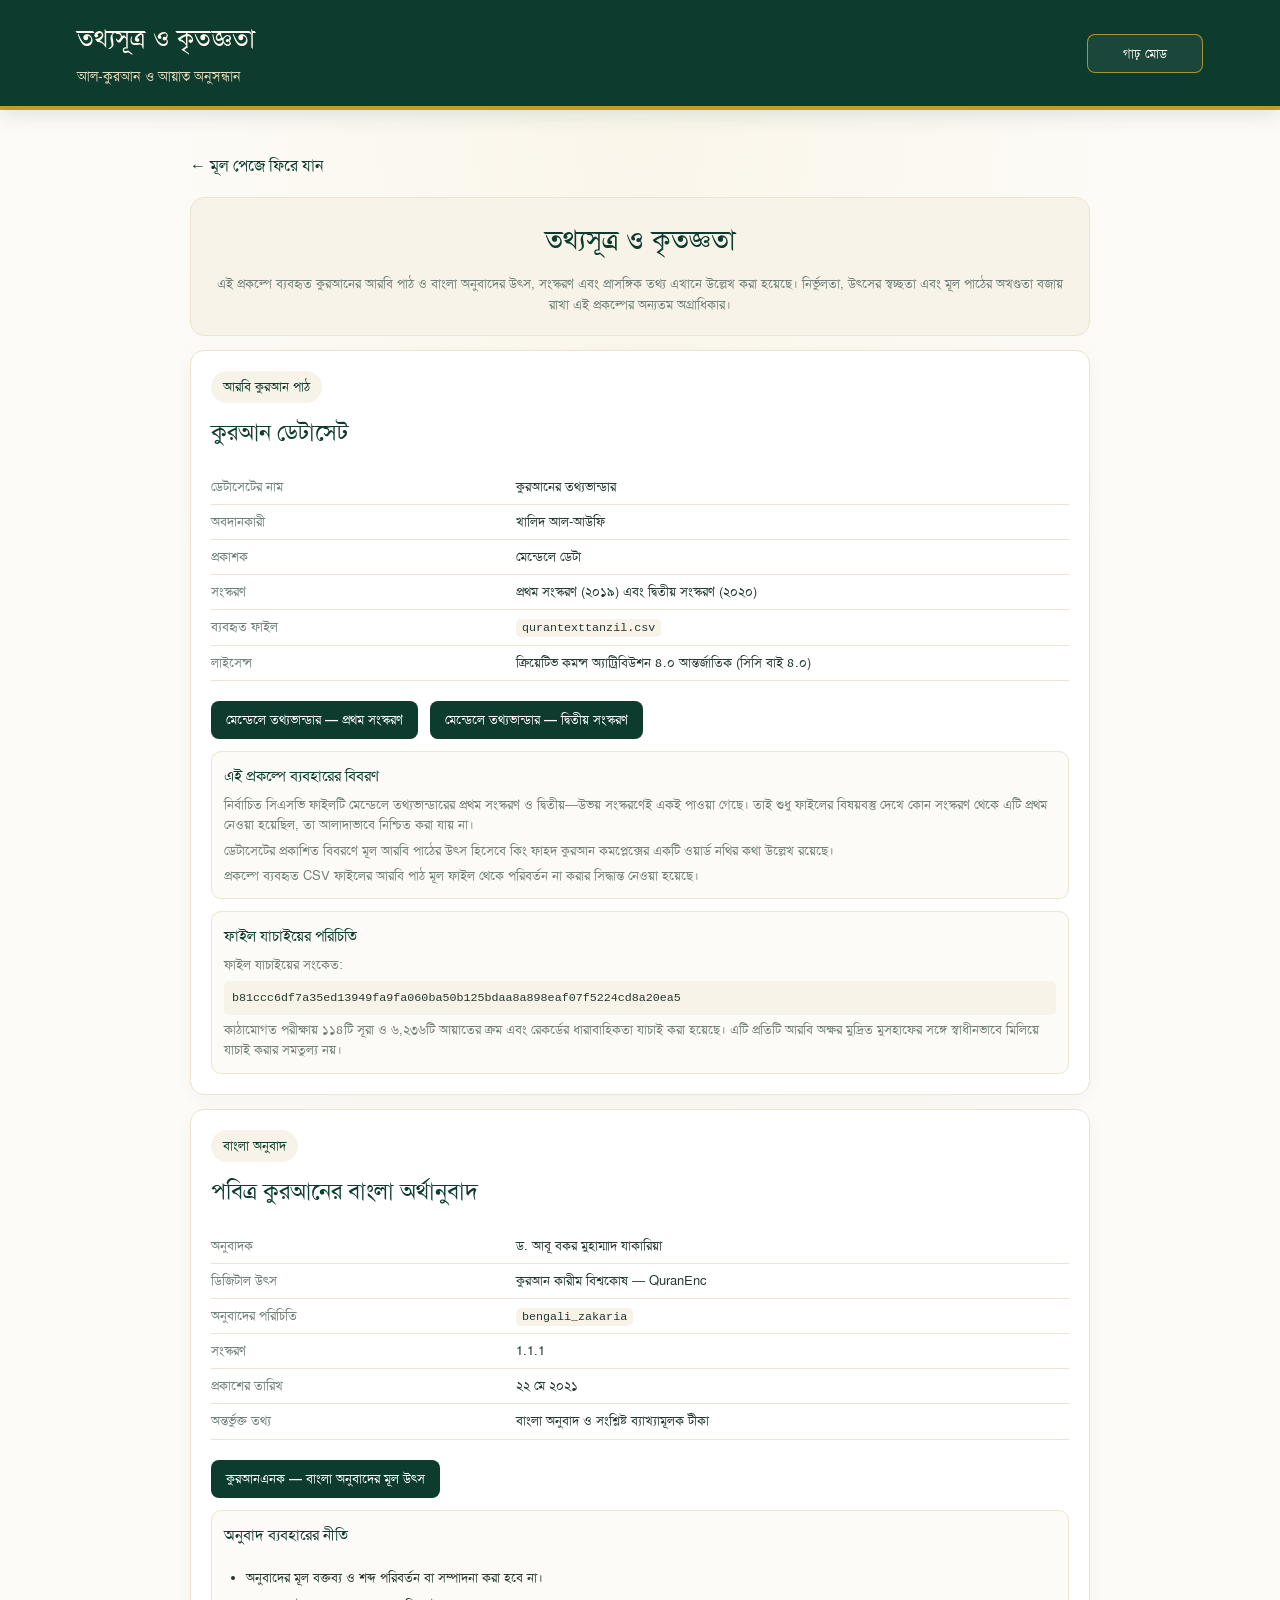
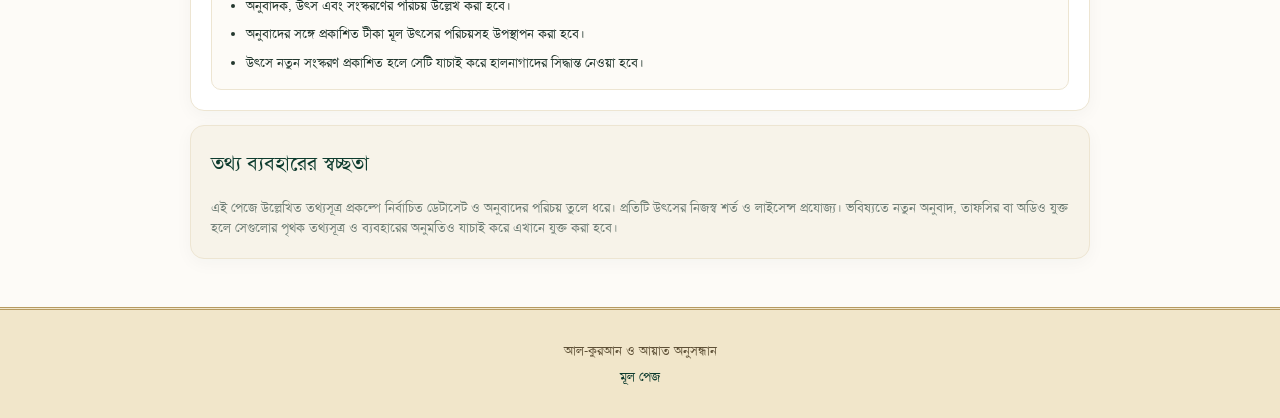
<file: docs/sources.html>
<!DOCTYPE html>
<html lang="bn">
<head>
  <meta charset="UTF-8">
  <meta name="viewport" content="width=device-width, initial-scale=1.0">
  <meta name="theme-color" content="#075c46">
  <meta name="description" content="আল-কুরআন ও আয়াত অনুসন্ধান প্রকল্পে ব্যবহৃত কুরআনের আরবি পাঠ ও বাংলা অনুবাদের তথ্যসূত্র।">
  <title>তথ্যসূত্র ও কৃতজ্ঞতা | আল-কুরআন ও আয়াত অনুসন্ধান</title>
  <link rel="stylesheet" href="css/style.css">
  <link rel="stylesheet" href="css/sources.css">
</head>
<body>
  <div id="app">
    <header class="app-header">
      <div class="brand">
        <h1>তথ্যসূত্র ও কৃতজ্ঞতা</h1>
        <p>আল-কুরআন ও আয়াত অনুসন্ধান</p>
      </div>
      <button id="themeToggle" type="button" aria-label="থিম পরিবর্তন">
        গাঢ় মোড
      </button>
    </header>

    <main id="mainContent" class="sources-content">
      <nav class="sources-navigation" aria-label="প্রধান নেভিগেশন">
        <a href="index.html">← মূল পেজে ফিরে যান</a>
      </nav>

      <section class="sources-intro">
        <h2>তথ্যসূত্র ও কৃতজ্ঞতা</h2>
        <p>
          এই প্রকল্পে ব্যবহৃত কুরআনের আরবি পাঠ ও বাংলা অনুবাদের
          উৎস, সংস্করণ এবং প্রাসঙ্গিক তথ্য এখানে উল্লেখ করা হয়েছে।
          নির্ভুলতা, উৎসের স্বচ্ছতা এবং মূল পাঠের অখণ্ডতা বজায় রাখা
          এই প্রকল্পের অন্যতম অগ্রাধিকার।
        </p>
      </section>

      <section class="source-card">
        <span class="source-category">আরবি কুরআন পাঠ</span>
        <h2>কুরআন ডেটাসেট</h2>
        <dl class="source-details">
          <div>
            <dt>ডেটাসেটের নাম</dt>
            <dd>কুরআনের তথ্যভান্ডার</dd>
          </div>
          <div>
            <dt>অবদানকারী</dt>
            <dd>খালিদ আল-আউফি</dd>
          </div>
          <div>
            <dt>প্রকাশক</dt>
            <dd>মেন্ডেলে ডেটা</dd>
          </div>
          <div>
            <dt>সংস্করণ</dt>
            <dd>প্রথম সংস্করণ (২০১৯) এবং দ্বিতীয় সংস্করণ (২০২০)</dd>
          </div>
          <div>
            <dt>ব্যবহৃত ফাইল</dt>
            <dd><code>qurantexttanzil.csv</code></dd>
          </div>
          <div>
            <dt>লাইসেন্স</dt>
            <dd>ক্রিয়েটিভ কমন্স অ্যাট্রিবিউশন ৪.০ আন্তর্জাতিক (সিসি বাই ৪.০)</dd>
          </div>
        </dl>

        <div class="source-links">
          <a href="https://doi.org/10.17632/sg5j65kgdf.1" target="_blank" rel="noopener noreferrer">
            মেন্ডেলে তথ্যভান্ডার — প্রথম সংস্করণ
          </a>
          <a href="https://doi.org/10.17632/sg5j65kgdf.2" target="_blank" rel="noopener noreferrer">
            মেন্ডেলে তথ্যভান্ডার — দ্বিতীয় সংস্করণ
          </a>
        </div>

        <div class="source-note">
          <h3>এই প্রকল্পে ব্যবহারের বিবরণ</h3>
          <p>
            নির্বাচিত সিএসভি ফাইলটি মেন্ডেলে তথ্যভান্ডারের প্রথম সংস্করণ ও
            দ্বিতীয়—উভয় সংস্করণেই একই পাওয়া গেছে। তাই শুধু ফাইলের
            বিষয়বস্তু দেখে কোন সংস্করণ থেকে এটি প্রথম নেওয়া হয়েছিল,
            তা আলাদাভাবে নিশ্চিত করা যায় না।
          </p>
          <p>
            ডেটাসেটের প্রকাশিত বিবরণে মূল আরবি পাঠের উৎস হিসেবে
            কিং ফাহদ কুরআন কমপ্লেক্সের একটি ওয়ার্ড নথির কথা
            উল্লেখ রয়েছে।
          </p>
          <p>
            প্রকল্পে ব্যবহৃত CSV ফাইলের আরবি পাঠ মূল ফাইল থেকে
            পরিবর্তন না করার সিদ্ধান্ত নেওয়া হয়েছে।
          </p>
        </div>

        <div class="integrity-note">
          <h3>ফাইল যাচাইয়ের পরিচিতি</h3>
          <p>ফাইল যাচাইয়ের সংকেত:</p>
          <code class="hash-value">b81ccc6df7a35ed13949fa9fa060ba50b125bdaa8a898eaf07f5224cd8a20ea5</code>
          <p>
            কাঠামোগত পরীক্ষায় ১১৪টি সূরা ও ৬,২৩৬টি আয়াতের
            ক্রম এবং রেকর্ডের ধারাবাহিকতা যাচাই করা হয়েছে।
            এটি প্রতিটি আরবি অক্ষর মুদ্রিত মুসহাফের সঙ্গে
            স্বাধীনভাবে মিলিয়ে যাচাই করার সমতুল্য নয়।
          </p>
        </div>
      </section>

      <section class="source-card">
        <span class="source-category">বাংলা অনুবাদ</span>
        <h2>পবিত্র কুরআনের বাংলা অর্থানুবাদ</h2>
        <dl class="source-details">
          <div>
            <dt>অনুবাদক</dt>
            <dd>ড. আবূ বকর মুহাম্মাদ যাকারিয়া</dd>
          </div>
          <div>
            <dt>ডিজিটাল উৎস</dt>
            <dd>কুরআন কারীম বিশ্বকোষ — QuranEnc</dd>
          </div>
          <div>
            <dt>অনুবাদের পরিচিতি</dt>
            <dd><code>bengali_zakaria</code></dd>
          </div>
          <div>
            <dt>সংস্করণ</dt>
            <dd>1.1.1</dd>
          </div>
          <div>
            <dt>প্রকাশের তারিখ</dt>
            <dd>২২ মে ২০২১</dd>
          </div>
          <div>
            <dt>অন্তর্ভুক্ত তথ্য</dt>
            <dd>বাংলা অনুবাদ ও সংশ্লিষ্ট ব্যাখ্যামূলক টীকা</dd>
          </div>
        </dl>

        <div class="source-links">
          <a href="https://quranenc.com/en/browse/bengali_zakaria" target="_blank" rel="noopener noreferrer">
            কুরআনএনক — বাংলা অনুবাদের মূল উৎস
          </a>
        </div>

        <div class="source-note">
          <h3>অনুবাদ ব্যবহারের নীতি</h3>
          <ul>
            <li>অনুবাদের মূল বক্তব্য ও শব্দ পরিবর্তন বা সম্পাদনা করা হবে না।</li>
            <li>অনুবাদক, উৎস এবং সংস্করণের পরিচয় উল্লেখ করা হবে।</li>
            <li>অনুবাদের সঙ্গে প্রকাশিত টীকা মূল উৎসের পরিচয়সহ উপস্থাপন করা হবে।</li>
            <li>উৎসে নতুন সংস্করণ প্রকাশিত হলে সেটি যাচাই করে হালনাগাদের সিদ্ধান্ত নেওয়া হবে।</li>
          </ul>
        </div>
      </section>

      <section class="sources-disclaimer">
        <h2>তথ্য ব্যবহারের স্বচ্ছতা</h2>
        <p>
          এই পেজে উল্লেখিত তথ্যসূত্র প্রকল্পে নির্বাচিত ডেটাসেট ও
          অনুবাদের পরিচয় তুলে ধরে। প্রতিটি উৎসের নিজস্ব শর্ত ও
          লাইসেন্স প্রযোজ্য। ভবিষ্যতে নতুন অনুবাদ, তাফসির বা
          অডিও যুক্ত হলে সেগুলোর পৃথক তথ্যসূত্র ও ব্যবহারের
          অনুমতিও যাচাই করে এখানে যুক্ত করা হবে।
        </p>
      </section>
    </main>

    <footer class="app-footer">
      <p>আল-কুরআন ও আয়াত অনুসন্ধান</p>
      <p><a href="index.html">মূল পেজ</a></p>
    </footer>
  </div>

  <script src="js/app.js"></script>
</body>
</html>
</file>
<file: docs/css/style.css>
@font-face {
  font-family: "SolaimanLipi";
  src: url("../fonts/SolaimanLipi.ttf") format("truetype");
  font-style: normal;
  font-weight: 100 900;
  font-display: swap;
}

:root {
  color-scheme: light;
  --primary: #075c46;
  --primary-light: #e8f4ef;
  --background: #f5f8f6;
  --surface: #ffffff;
  --text: #18352c;
  --muted: #687b73;
  --border: #dce8e1;
  --gold: #c49a3a;
}

* {
  box-sizing: border-box;
}

body {
  margin: 0;
  font-family: "SolaimanLipi", sans-serif;
  background: var(--background);
  color: var(--text);
  line-height: 1.7;
}

button {
  font: inherit;
  cursor: pointer;
}

.app-header {
  min-height: 110px;
  padding: 20px 6%;
  display: flex;
  align-items: center;
  justify-content: space-between;
  gap: 20px;
  background: var(--primary);
  color: #ffffff;
  border-bottom: 3px solid var(--gold);
}

.brand h1 {
  margin: 0;
  font-size: 25px;
  font-weight: 700;
}

.brand p {
  margin: 4px 0 0;
  font-size: 14px;
  color: #e2eee9;
}

#themeToggle {
  padding: 9px 18px;
  border: 1px solid rgba(255, 255, 255, 0.55);
  border-radius: 9px;
  background: transparent;
  color: #ffffff;
}

#themeToggle:hover {
  background: rgba(255, 255, 255, 0.12);
}

#mainContent {
  width: min(1100px, 90%);
  margin: 35px auto;
}

.welcome-section,
#quranSection {
  padding: 28px;
  margin-bottom: 22px;
  background: var(--surface);
  border: 1px solid var(--border);
  border-radius: 14px;
  box-shadow: 0 4px 18px rgba(20, 60, 45, 0.04);
}

.welcome-section {
  text-align: center;
  background: var(--primary-light);
}

.welcome-section h2 {
  margin: 0 0 8px;
  color: var(--primary);
  font-size: 30px;
}

.welcome-section p,
#quranSection p {
  margin-bottom: 0;
  color: var(--muted);
}

#quranSection h2 {
  margin-top: 0;
  color: var(--primary);
}

.app-footer {
  padding: 20px;
  text-align: center;
  color: var(--muted);
  font-size: 13px;
}

body.dark-theme {
  color-scheme: dark;
  --primary: #101d18;
  --primary-light: #172720;
  --background: #0c110e;
  --surface: #151d18;
  --text: #edf5ef;
  --muted: #a8b9ae;
  --border: #2c3b32;
  --gold: #d2ad58;
}

body.dark-theme .welcome-section h2,
body.dark-theme #quranSection h2 {
  color: #e5c36c;
}

@media (max-width: 600px) {
  .app-header {
    padding: 18px 5%;
    align-items: flex-start;
    flex-direction: column;
  }

  .brand h1 {
    font-size: 21px;
  }

  #mainContent {
    width: 92%;
    margin: 22px auto;
  }

  .welcome-section,
  #quranSection {
    padding: 20px;
  }
}


/* Quran surah browser and reader */
.section-heading,
.reader-toolbar,
.surah-navigation {
  display: flex;
  align-items: center;
  justify-content: space-between;
  gap: 14px;
}

.section-heading {
  margin-bottom: 20px;
}

.section-heading h2 {
  margin: 0;
}

.section-heading p {
  margin: 4px 0 0;
}

.count-badge,
.surah-number,
.ayah-number {
  display: inline-flex;
  align-items: center;
  justify-content: center;
  border-radius: 9px;
  background: var(--primary-light);
  color: var(--primary);
  font-weight: 700;
}

.count-badge {
  padding: 6px 12px;
  white-space: nowrap;
  font-size: 13px;
  font-family: inherit;
  border: 0;
  cursor: pointer;
}

.count-badge[aria-pressed="true"] {
  outline: 2px solid currentColor;
  outline-offset: 2px;
}

.search-label {
  display: block;
  margin-bottom: 7px;
  font-size: 14px;
  font-weight: 600;
}

.surah-search {
  width: 100%;
  min-height: 48px;
  padding: 10px 14px;
  border: 1px solid var(--border);
  border-radius: 10px;
  background: var(--background);
  color: var(--text);
  font: inherit;
  outline-offset: 3px;
}

.surah-search:focus {
  border-color: var(--primary);
  outline: 2px solid var(--primary-light);
}

.surah-grid {
  display: grid;
  grid-template-columns: repeat(3, minmax(0, 1fr));
  gap: 12px;
  margin-top: 22px;
}

.surah-card {
  display: flex;
  align-items: center;
  gap: 12px;
  width: 100%;
  min-width: 0;
  padding: 13px;
  border: 1px solid var(--border);
  border-radius: 11px;
  background: var(--surface);
  color: var(--text);
  text-align: left;
  transition: border-color 0.18s ease, background 0.18s ease, transform 0.18s ease;
}

.surah-card:hover {
  border-color: var(--primary);
  background: var(--primary-light);
  transform: translateY(-2px);
}

.surah-number {
  flex: 0 0 38px;
  width: 38px;
  height: 38px;
  font-size: 14px;
}

.surah-card-details {
  display: flex;
  flex-direction: column;
  min-width: 0;
  gap: 2px;
}

.surah-card-name {
  overflow-wrap: anywhere;
  font-size: 15px;
}

.surah-card-details small {
  color: var(--muted);
  font-size: 12px;
}

.reader-toolbar {
  flex-wrap: wrap;
  margin-bottom: 12px;
}

.reader-toolbar-left {
  display: flex;
  align-items: center;
  flex-wrap: wrap;
  gap: 8px;
}

.surah-navigation {
  flex-wrap: wrap;
}

.secondary-button {
  padding: 8px 12px;
  border: 1px solid var(--border);
  border-radius: 9px;
  background: var(--surface);
  color: var(--text);
  font-size: 13px;
}

.secondary-button:hover:not(:disabled) {
  border-color: var(--primary);
  background: var(--primary-light);
}

.secondary-button:disabled {
  cursor: not-allowed;
  opacity: 0.4;
}

.surah-header {
  margin-bottom: 10px;
  padding: 10px 10px;
  border: 1px solid var(--border);
  border-radius: 12px;
  background: var(--primary-light);
  text-align: center;
}

.surah-header h2 {
  margin: 0;
  color: var(--primary);
  font-size: 25px;
}

.surah-header p {
  margin: 5px 0 0;
  color: var(--muted);
}

.surah-header .surah-bismillah {
  margin-top: 6px;
  color: var(--text);
  font-family: "Noto Naskh Arabic", "Amiri", serif;
  font-size: 25px;
  line-height: 1.5;
  direction: rtl;
}

.ayah-list {
  display: grid;
  gap: 6px;
}

.ayah-card {
  padding: 8px;
  border: 1px solid var(--border);
  border-radius: 8px;
  background: var(--surface);
}

.ayah-top {
  display: flex;
  justify-content: flex-start;
  margin-bottom: 4px;
}

.ayah-number {
  padding: 5px 11px;
  font-size: 12px;
}

.ayah-arabic {
  margin: 4px 0 8px;
  color: var(--text);
  font-family: "Noto Naskh Arabic", "Amiri", serif;
  font-size: 30px;
  line-height: 2.1;
  text-align: right;
  overflow-wrap: anywhere;
}

.translation-label {
  display: inline;
  margin: 0 5px 0 0;
  color: var(--primary);
  font-size: 14px;
}

.ayah-translation {
  display: inline;
  margin: 0;
  color: var(--text);
  font-size: 17px;
  line-height: 1.6;
  white-space: pre-wrap;
}

.footnote-details {
  margin-top: 17px;
  padding-top: 12px;
  border-top: 1px solid var(--border);
}

.footnote-details summary {
  color: var(--primary);
  cursor: pointer;
  font-size: 14px;
  font-weight: 600;
}

.footnote-content {
  padding: 12px 4px 0;
  color: var(--muted);
  font-size: 14px;
  line-height: 1.9;
  overflow-wrap: anywhere;
}

.footnote-content .footnote-reference,
.ayah-translation .footnote-reference {
  font-size: 50% !important;
  line-height: 1;
  white-space: nowrap;
}

.footnote-content p {
  margin: 0 0 12px;
}

.footnote-content ul,
.footnote-content ol {
  padding-left: 24px;
}

.loading-message,
.empty-message {
  grid-column: 1 / -1;
  padding: 18px;
  color: var(--muted);
  text-align: center;
}

.app-message {
  color: var(--muted);
  text-align: center;
}

.error-message {
  color: #c0392b;
}

[hidden] {
  display: none !important;
}

body.dark-theme .count-badge,
body.dark-theme .surah-number,
body.dark-theme .ayah-number {
  background: #24382d;
  color: #e5c36c;
}

body.dark-theme .surah-card:hover,
body.dark-theme .secondary-button:hover:not(:disabled) {
  background: #1d3026;
}

body.dark-theme .surah-header h2,
body.dark-theme .translation-label,
body.dark-theme .footnote-details summary {
  color: #e5c36c;
}

@media (max-width: 850px) {
  .surah-grid {
    grid-template-columns: repeat(2, minmax(0, 1fr));
  }
}

@media (max-width: 600px) {
  .section-heading {
    align-items: flex-start;
  }

  .surah-grid {
    grid-template-columns: 1fr;
    gap: 9px;
  }

  .reader-toolbar {
    align-items: flex-start;
    flex-direction: column;
  }

  .surah-navigation {
    width: 100%;
  }

  .surah-navigation button {
    flex: 1;
  }

  .ayah-card {
    padding: 8px;
  }

  .ayah-arabic {
    font-size: 25px;
  }

  .ayah-translation {
    font-size: 16px;
  }

  .surah-header h2 {
    font-size: 21px;
  }
}


/* Bengali text justification */
.ayah-translation,
.footnote-content {
  text-align: justify;
  text-justify: inter-word;
}

/* Reader Admin Login and Editing */

.header-actions {
  display: flex;
  align-items: center;
  justify-content: flex-end;
  flex-wrap: wrap;
  gap: 10px;
}

.admin-controls {
  position: relative;
  display: flex;
  align-items: center;
  gap: 8px;
}

.header-button {
  padding: 8px 13px;
  border: 1px solid rgba(255, 255, 255, 0.55);
  border-radius: 9px;
  background: transparent;
  color: #ffffff;
  font-size: 13px;
}

.header-button:hover {
  background: rgba(255, 255, 255, 0.14);
}

.admin-status {
  color: #f1d58a;
  font-size: 13px;
  font-weight: 700;
}

.admin-login-panel {
  position: absolute;
  z-index: 20;
  top: calc(100% + 12px);
  right: 0;
  width: min(310px, calc(100vw - 32px));
  padding: 18px;
  border: 1px solid var(--border);
  border-radius: 12px;
  background: var(--surface);
  color: var(--text);
  box-shadow: 0 8px 28px rgba(0, 0, 0, 0.18);
  text-align: left;
}

.admin-login-panel label {
  display: block;
  margin: 8px 0 4px;
  font-size: 13px;
  font-weight: 600;
}

.admin-login-panel input,
.ayah-edit-input {
  width: 100%;
  min-width: 0;
  padding: 10px 12px;
  border: 1px solid var(--border);
  border-radius: 8px;
  background: var(--background);
  color: var(--text);
  font: inherit;
}

.admin-login-panel .header-button {
  margin-top: 12px;
  border-color: var(--primary);
  background: var(--primary);
  color: #ffffff;
}

#adminLoginMessage {
  margin: 8px 0 0;
  color: var(--muted);
  font-size: 12px;
}

.surah-edit-toolbar {
  display: flex;
  align-items: center;
  justify-content: flex-start;
  flex-wrap: wrap;
  gap: 6px;
  margin: 0;
}

.surah-edit-button,
.surah-save-button,
.surah-cancel-button {
  padding: 6px 10px;
  border: 1px solid var(--primary);
  border-radius: 9px;
  background: var(--primary);
  color: #ffffff;
  font: inherit;
  font-size: 12px;
}

.surah-cancel-button {
  border-color: var(--border);
  background: var(--surface);
  color: var(--text);
}

.surah-save-button:disabled {
  cursor: wait;
  opacity: 0.6;
}

.ayah-edit-field {
  display: block;
  margin: 14px 0;
}

.ayah-edit-field label {
  display: block;
  margin-bottom: 6px;
  color: var(--primary);
  font-weight: 700;
}

.ayah-edit-input {
  min-height: 100px;
  resize: vertical;
  line-height: 1.8;
}

.ayah-edit-footnotes {
  min-height: 130px;
  direction: ltr;
  text-align: left;
  font-family: monospace;
  font-size: 13px;
}

body.dark-theme .admin-login-panel {
  border-color: var(--border);
  background: var(--surface);
  color: var(--text);
}

body.dark-theme .admin-login-panel input,
body.dark-theme .ayah-edit-input {
  border-color: var(--border);
  background: #101713;
  color: var(--text);
}

body.dark-theme .ayah-edit-field label {
  color: #e5c36c;
}

@media (max-width: 600px) {
  .app-header {
    align-items: flex-start;
    flex-direction: column;
  }

  .header-actions {
    width: 100%;
    justify-content: space-between;
  }

  .admin-login-panel {
    right: auto;
    left: 0;
  }
}


/* Two side-by-side Surah index tables */
.surah-tables-container {
  width: 100%;
  overflow-x: auto;
  padding-bottom: 8px;
}

.surah-tables {
  display: grid;
  grid-template-columns: repeat(2, minmax(0, 1fr));
  gap: 16px;
  min-width: 760px;
  margin-top: 22px;
  align-items: start;
}

.surah-index-table {
  width: 100%;
  border-collapse: collapse;
  table-layout: fixed;
  background: var(--surface);
  color: var(--text);
  border: 1px solid var(--border);
}

.surah-index-table th,
.surah-index-table td {
  padding: 9px 6px;
  border: 1px solid var(--border);
  text-align: center;
  vertical-align: middle;
  font-size: 13px;
  overflow-wrap: anywhere;
}

.surah-index-table th {
  background: var(--primary-light);
  font-weight: 700;
}

.surah-index-table th:nth-child(1) { width: 11%; }
.surah-index-table th:nth-child(2) { width: 31%; }
.surah-index-table th:nth-child(3) { width: 17%; }
.surah-index-table th:nth-child(4) { width: 19%; }
.surah-index-table th:nth-child(5) { width: 22%; }

.surah-index-table .surah-name-cell {
  text-align: left;
}

.surah-table-link {
  display: block;
  width: 100%;
  padding: 2px 0;
  border: 0;
  background: transparent;
  color: var(--primary);
  font: inherit;
  font-weight: 600;
  text-align: left;
  cursor: pointer;
}

.surah-table-link:hover {
  text-decoration: underline;
}

.surah-index-table tbody tr:hover {
  background: var(--primary-light);
}

body.dark-theme .surah-index-table th {
  background: #24382d;
  color: #e5c36c;
}

body.dark-theme .surah-table-link {
  color: #e5c36c;
}

/* Surah index: distinct Makki/Madani rows with black text */
.surah-index-table th {
  background: #fff2b3;
  color: #000000 !important;
  border-color: #777777;
  padding: 5px 6px;
}

.surah-index-table td {
  padding: 2px 5px;
  height: 30px;
  line-height: 1.15;
  color: #000000 !important;
}

.surah-index-table .surah-table-link {
  color: #000000 !important;
  padding: 0;
}

.surah-index-table tbody tr.surah-row-makki td {
  background: #e5e5e5;
}

.surah-index-table tbody tr.surah-row-madani td {
  background: #dceeff;
}

.surah-index-table tbody tr.surah-row-makki td {
  border-color: #777777;
}

.surah-index-table tbody tr.surah-row-madani td {
  border-color: #3976a8;
}


.surah-index-table tbody tr:hover td {
  filter: brightness(0.96);
  color: #000000 !important;
}



/* Total, Makki and Madani surah count */
.surah-count-group {
  display: flex;
  flex-direction: column;
  align-items: flex-end;
  gap: 5px;
}

.surah-count-group .count-badge {
  justify-content: center;
}


/* Reader: compact spacing and black text in all themes */
body:not(.dark-theme) #surahReader,
body:not(.dark-theme) #surahReader h2,
body:not(.dark-theme) #surahReader p,
body:not(.dark-theme) #surahReader .surah-bismillah,
body:not(.dark-theme) #surahReader .ayah-number,
body:not(.dark-theme) #surahReader .ayah-arabic,
body:not(.dark-theme) #surahReader .translation-label,
body:not(.dark-theme) #surahReader .ayah-translation,
body:not(.dark-theme) #surahReader .footnote-details summary,
body:not(.dark-theme) #surahReader .reader-toolbar button:not(.surah-edit-button):not(.surah-save-button):not(.surah-cancel-button),
body:not(.dark-theme) #surahReader .surah-navigation button {
  color: #000000 !important;
}

#surahReader .ayah-card {
  padding: 8px;
}

#surahReader .ayah-list {
  gap: 6px;
}

#surahReader .ayah-arabic {
  margin: 4px 0 8px;
}

#surahReader .ayah-top {
  margin-bottom: 4px;
}

#surahReader .footnote-details {
  margin-top: 6px;
  padding-top: 5px;
}


/* Admin edit buttons: readable in both themes */
#surahReader .surah-edit-button,
#surahReader .surah-save-button {
  background: #075c46;
  border-color: #075c46;
  color: #ffffff !important;
}

#surahReader .surah-cancel-button {
  background: #ffffff;
  border-color: #687b73;
  color: #18352c !important;
}

body.dark-theme #surahReader .surah-edit-button,
body.dark-theme #surahReader .surah-save-button {
  background: #23845f;
  border-color: #45b98a;
  color: #ffffff !important;
}

body.dark-theme #surahReader .surah-cancel-button {
  background: #29382f;
  border-color: #718579;
  color: #ffffff !important;
}


/* Dark theme: keep all Quran headings and reader text readable */
body.dark-theme .section-heading h2,
body.dark-theme .surah-header h2,
body.dark-theme .welcome-section h2,
body.dark-theme #quranSection h2 {
  color: #e5c36c !important;
}

body.dark-theme #surahReader,
body.dark-theme #surahReader p,
body.dark-theme #surahReader .ayah-arabic,
body.dark-theme #surahReader .ayah-translation,
body.dark-theme #surahReader .footnote-content,
body.dark-theme #surahReader .surah-bismillah {
  color: #edf5ef !important;
}

body.dark-theme #surahReader .translation-label,
body.dark-theme #surahReader .footnote-details summary {
  color: #e5c36c !important;
}

body.dark-theme #surahReader .ayah-number {
  color: #e5c36c !important;
}

body.dark-theme #surahReader .reader-toolbar button:not(.surah-edit-button):not(.surah-save-button):not(.surah-cancel-button),
body.dark-theme #surahReader .surah-navigation button {
  color: #edf5ef !important;
}


/* Dark mode: white search label and surah table headings */
body.dark-theme .search-label {
  color: #ffffff !important;
}

body.dark-theme .surah-index-table th {
  color: #ffffff !important;
}


/* Al-Quran home and topic explorer */

.home-card-grid {
  display: grid;
  grid-template-columns: repeat(2, minmax(0, 1fr));
  gap: 18px;
  margin: 26px auto;
  max-width: 900px;
}

.home-card {
  display: flex;
  flex-direction: column;
  align-items: center;
  justify-content: center;
  gap: 12px;
  min-height: 190px;
  padding: 26px 20px;
  border: 1px solid var(--border);
  border-radius: 16px;
  background: var(--surface);
  color: var(--text);
  text-align: center;
  cursor: pointer;
  transition: transform 0.2s ease, box-shadow 0.2s ease;
}

.home-card:hover {
  transform: translateY(-3px);
  box-shadow: 0 8px 22px rgba(0, 0, 0, 0.10);
}

.home-card strong {
  font-size: 1.25rem;
  color: var(--primary);
}

.home-card > span:last-child {
  line-height: 1.7;
}

.home-card-icon {
  font-size: 2.4rem;
}

body.dark-theme .home-card {
  background: #1d3028;
  border-color: #496657;
  color: #edf5ef;
}

body.dark-theme .home-card strong {
  color: #e5c36c;
}

.section-home-button {
  margin: 0 0 18px;
}

.topics-section {
  width: 100%;
}

.topics-heading {
  display: flex;
  align-items: center;
  justify-content: space-between;
  gap: 16px;
  margin-bottom: 22px;
}

.topics-heading h2 {
  margin-bottom: 6px;
}

.topics-heading p {
  margin-top: 0;
  line-height: 1.6;
}

.topic-admin-panel {
  margin: 20px 0 24px;
  padding: 20px;
  border: 1px solid var(--border);
  border-radius: 14px;
  background: var(--surface);
}

.topic-admin-panel h3 {
  margin: 0 0 14px;
}

.topic-admin-panel h3:not(:first-child) {
  margin-top: 24px;
}

.topic-form-row {
  display: grid;
  grid-template-columns: minmax(0, 1fr) minmax(180px, 2fr) auto;
  align-items: end;
  gap: 12px;
}

.topic-form-row label,
.topic-form-grid label {
  display: block;
  margin-bottom: 7px;
  font-weight: 600;
}

.topic-form-row input,
.topic-form-grid select {
  width: 100%;
  min-width: 0;
  min-height: 42px;
  padding: 9px 11px;
  border: 1px solid var(--border);
  border-radius: 8px;
  background: var(--surface);
  color: var(--text);
  font: inherit;
}

.topic-form-grid {
  display: grid;
  grid-template-columns: repeat(3, minmax(0, 1fr)) auto;
  align-items: end;
  gap: 12px;
}

.topic-form-grid button {
  min-height: 42px;
  white-space: nowrap;
}

.topics-list {
  display: grid;
  grid-template-columns: repeat(2, minmax(0, 1fr));
  gap: 16px;
  margin-top: 18px;
}

.topic-card {
  min-width: 0;
  padding: 18px;
  border: 1px solid var(--border);
  border-radius: 13px;
  background: var(--surface);
}

.topic-card-header {
  display: flex;
  align-items: flex-start;
  justify-content: space-between;
  gap: 12px;
  padding-bottom: 12px;
  border-bottom: 1px solid var(--border);
}

.topic-card-header h3 {
  margin: 0;
  color: var(--primary);
  overflow-wrap: anywhere;
}

.topic-actions {
  display: flex;
  flex-wrap: wrap;
  gap: 7px;
}

.topic-actions button,
.topic-ayah-remove {
  padding: 6px 10px;
  font-size: 0.85rem;
}

.topic-ayah-list {
  display: flex;
  flex-direction: column;
  gap: 8px;
  margin: 14px 0 0;
  padding: 0;
  list-style: none;
}

.topic-ayah-row {
  display: flex;
  align-items: center;
  justify-content: space-between;
  gap: 10px;
  padding: 8px 10px;
  border-radius: 8px;
  background: var(--background);
}

.topic-ayah-link {
  flex: 1;
  padding: 5px 0;
  border: 0;
  background: transparent;
  color: var(--primary);
  font: inherit;
  font-weight: 600;
  text-align: start;
  cursor: pointer;
}

.topic-ayah-link:hover {
  text-decoration: underline;
}

.topic-ayah-remove {
  flex-shrink: 0;
}

.topic-ayah-highlight {
  outline: 3px solid #d6a832;
  outline-offset: 2px;
  background: rgba(214, 168, 50, 0.12);
  transition: background 0.3s ease;
}

body.dark-theme .topic-card,
body.dark-theme .topic-admin-panel {
  background: #1d3028;
  border-color: #496657;
  color: #edf5ef;
}

body.dark-theme .topic-card-header h3,
body.dark-theme .topic-ayah-link {
  color: #e5c36c;
}

body.dark-theme .topic-ayah-row {
  background: #263b31;
}

body.dark-theme .topic-form-row input,
body.dark-theme .topic-form-grid select {
  background: #14251d;
  border-color: #496657;
  color: #edf5ef;
}

body.dark-theme .topic-admin-panel label {
  color: #edf5ef;
}

body.dark-theme .topic-card-header {
  border-color: #496657;
}

@media (max-width: 700px) {
  .home-card-grid,
  .topics-list {
    grid-template-columns: 1fr;
  }

  .home-card {
    min-height: 155px;
  }

  .topics-heading {
    align-items: flex-start;
    flex-direction: column;
  }

  .topic-form-row {
    grid-template-columns: 1fr;
  }

  .topic-form-grid {
    grid-template-columns: 1fr;
  }

  .topic-form-grid button {
    width: 100%;
  }

  .topic-card-header {
    flex-direction: column;
  }
}

/* ===== Quran Topic Explorer - New Design ===== */

.topic-form-row {
  grid-template-columns: minmax(0, 1fr) minmax(0, 1fr) auto;
}

.topic-form-row select {
  width: 100%;
  min-width: 0;
  min-height: 42px;
  padding: 9px 11px;
  border: 1px solid var(--border);
  border-radius: 8px;
  background: var(--surface);
  color: var(--text);
  font: inherit;
}

.topic-category-grid {
  grid-template-columns: repeat(3, minmax(0, 1fr));
  gap: 18px;
}

.topic-category-card {
  display: flex;
  flex-direction: column;
  align-items: flex-start;
  min-width: 0;
  min-height: 190px;
  padding: 22px;
  border: 1px solid var(--border);
  border-radius: 16px;
  background: var(--surface);
  color: var(--text);
  text-align: start;
  cursor: pointer;
  transition: transform 0.2s ease, box-shadow 0.2s ease, border-color 0.2s ease;
}

.topic-category-card:hover {
  transform: translateY(-4px);
  border-color: var(--primary);
  box-shadow: 0 8px 24px rgba(0, 0, 0, 0.08);
}

.topic-category-icon {
  display: grid;
  place-items: center;
  width: 48px;
  height: 48px;
  margin-bottom: 15px;
  border-radius: 13px;
  background: var(--primary-light);
  font-size: 25px;
}

.topic-category-card h3 {
  margin: 0 0 8px;
  color: var(--primary);
  font-size: 1.08rem;
}

.topic-category-card p {
  margin: 0 0 14px;
  color: var(--muted);
  font-size: 0.91rem;
  line-height: 1.6;
}

.topic-category-count {
  margin-top: auto;
  color: var(--primary);
  font-size: 0.84rem;
  font-weight: 700;
}

.topic-topic-grid {
  grid-template-columns: repeat(2, minmax(0, 1fr));
}

.topic-browser-card {
  display: flex;
  flex-direction: column;
  gap: 10px;
  padding: 22px;
}

.topic-card-category {
  margin: 0;
  color: var(--primary);
  font-size: 0.85rem;
  font-weight: 700;
}

.topic-browser-card h3,
.topic-detail-card h3 {
  margin: 0;
  color: var(--text);
  font-size: 1.2rem;
  overflow-wrap: anywhere;
}

.topic-card-count,
.topic-detail-summary {
  margin: 0;
  color: var(--muted);
  font-size: 0.9rem;
}

.topic-open-button {
  align-self: flex-start;
  margin-top: 5px;
  padding: 9px 16px;
  border: 1px solid var(--primary);
  border-radius: 8px;
  background: var(--primary);
  color: #fff;
  font: inherit;
  font-weight: 600;
  cursor: pointer;
}

.topic-open-button:hover {
  opacity: 0.88;
}

.topic-detail-view {
  grid-template-columns: minmax(0, 1fr);
}

.topic-detail-card {
  padding: 24px;
}

.topic-detail-card h3 {
  margin: 8px 0;
  font-size: 1.45rem;
}

.topic-detail-card .topic-ayah-list {
  margin-top: 20px;
}

.topic-detail-actions {
  margin-top: 20px;
}

body.dark-theme .topic-category-card,
body.dark-theme .topic-browser-card,
body.dark-theme .topic-detail-card {
  background: var(--surface);
  border-color: var(--border);
  color: var(--text);
}

body.dark-theme .topic-category-card h3,
body.dark-theme .topic-category-count,
body.dark-theme .topic-card-category {
  color: #e5c36c;
}

body.dark-theme .topic-category-icon {
  background: #263b31;
}

body.dark-theme .topic-browser-card h3,
body.dark-theme .topic-detail-card h3 {
  color: var(--text);
}

body.dark-theme .topic-form-row select {
  background: var(--surface);
  border-color: var(--border);
  color: var(--text);
}

@media (max-width: 900px) {
  .topic-category-grid {
    grid-template-columns: repeat(2, minmax(0, 1fr));
  }
}

@media (max-width: 600px) {
  .topic-category-grid,
  .topic-topic-grid {
    grid-template-columns: minmax(0, 1fr);
  }

  .topic-category-card {
    min-height: 160px;
    padding: 18px;
  }

  .topic-form-row {
    grid-template-columns: minmax(0, 1fr);
  }

  .topic-form-row button {
    width: 100%;
  }

  .topic-detail-card {
    padding: 17px;
  }

  .topic-ayah-row {
    align-items: flex-start;
  }
}


/* Topic Explorer: inline Arabic ayah and Bengali translation */
.topic-inline-ayah-list {
  display: grid;
  gap: 16px;
  padding: 0;
  list-style: none;
}

.topic-ayah-card {
  display: block;
  padding: 20px;
  border: 1px solid var(--border);
  border-radius: 12px;
  background: var(--background);
}

.topic-ayah-reference {
  margin: 0 0 16px;
  color: var(--primary);
  font-weight: 700;
  font-size: 0.98rem;
}

.topic-ayah-arabic {
  margin: 12px 0 20px;
  color: var(--text);
  font-family: "Noto Naskh Arabic", "Amiri", serif;
  font-size: 1.8rem;
  line-height: 2.1;
  text-align: right;
  overflow-wrap: anywhere;
}

.topic-ayah-translation-label {
  margin: 0 0 7px;
  color: var(--primary);
  font-weight: 700;
  font-size: 0.9rem;
}

.topic-ayah-translation {
  margin: 0;
  color: var(--text);
  font-size: 1rem;
  line-height: 1.9;
  text-align: justify;
}

.topic-ayah-card .topic-ayah-remove {
  margin-top: 14px;
}

body.dark-theme .topic-ayah-card {
  background: var(--surface);
  border-color: var(--border);
}

@media (max-width: 600px) {
  .topic-ayah-card {
    padding: 15px;
  }

  .topic-ayah-arabic {
    font-size: 1.55rem;
    line-height: 2;
  }
}


/* Compact topic ayah layout */
.topic-inline-ayah-list {
  gap: 9px;
}

.topic-ayah-card {
  padding: 12px 15px;
}

.topic-ayah-arabic {
  margin: 2px 0 7px;
  line-height: 1.75;
}

.topic-ayah-translation {
  line-height: 1.65;
  text-align: justify;
}

.topic-ayah-reference {
  margin: 9px 0 0;
  padding-top: 7px;
  border-top: 1px solid var(--border);
  font-size: 0.88rem;
}

.topic-ayah-card .topic-ayah-remove {
  min-height: 0;
  margin-top: 8px;
  padding: 5px 10px;
  font-size: 0.82rem;
  line-height: 1.2;
}

@media (max-width: 600px) {
  .topic-ayah-card {
    padding: 10px 12px;
  }

  .topic-ayah-arabic {
    margin-bottom: 6px;
    font-size: 1.5rem;
    line-height: 1.75;
  }

  .topic-ayah-translation {
    line-height: 1.6;
  }
}


/* Show all topic categories in a single column */
.topic-category-grid {
  grid-template-columns: minmax(0, 1fr) !important;
}


/* Compact single-column category buttons */
.topic-category-card {
  min-height: 0 !important;
  padding: 10px 15px !important;
  gap: 4px !important;
}

.topic-category-card .topic-category-icon {
  width: 32px;
  height: 32px;
  font-size: 1rem;
}

.topic-category-card h3 {
  margin: 0;
  font-size: 1rem;
  line-height: 1.35;
}

.topic-category-card p {
  margin: 0;
  font-size: 0.85rem;
  line-height: 1.4;
}

.topic-category-card .topic-category-count {
  font-size: 0.8rem;
  line-height: 1.3;
}

@media (max-width: 600px) {
  .topic-category-card {
    padding: 9px 12px !important;
  }
}


/* Horizontal category row layout */
.topic-category-card {
  display: grid !important;
  grid-template-columns: 38px minmax(0, 1fr) auto;
  grid-template-rows: auto auto;
  column-gap: 12px;
  row-gap: 2px !important;
  align-items: center;
  text-align: left;
}

.topic-category-card .topic-category-icon {
  grid-column: 1;
  grid-row: 1 / 3;
  margin: 0;
  align-self: center;
}

.topic-category-card h3 {
  grid-column: 2;
  grid-row: 1;
  margin: 0;
  text-align: left;
}

.topic-category-card p {
  grid-column: 2;
  grid-row: 2;
  margin: 0;
  text-align: left;
}

.topic-category-card .topic-category-count {
  grid-column: 3;
  grid-row: 1 / 3;
  align-self: center;
  text-align: right;
  white-space: nowrap;
}

@media (max-width: 600px) {
  .topic-category-card {
    grid-template-columns: 32px minmax(0, 1fr) auto;
    column-gap: 9px;
  }

  .topic-category-card .topic-category-count {
    font-size: 0.72rem;
  }
}


/* Category cards with separate open and admin rename actions */
.topic-category-card {
  display: grid !important;
  grid-template-columns: 38px minmax(0, 1fr) auto auto;
  grid-template-rows: auto auto;
  align-items: center;
  column-gap: 12px;
  row-gap: 2px;
  min-height: 0 !important;
  padding: 10px 14px !important;
  text-align: left;
  cursor: default;
  transform: none !important;
}

.topic-category-card .topic-category-icon {
  grid-column: 1;
  grid-row: 1 / 3;
  margin: 0;
}

.topic-category-open-button {
  grid-column: 2;
  grid-row: 1 / 3;
  display: flex;
  flex-direction: column;
  align-items: flex-start;
  justify-content: center;
  gap: 2px;
  width: 100%;
  min-width: 0;
  padding: 0;
  border: 0;
  background: transparent;
  color: inherit;
  text-align: left;
  cursor: pointer;
}

.topic-category-open-button h3,
.topic-category-open-button p {
  margin: 0;
}

.topic-category-open-button h3 {
  font-size: 1rem;
  line-height: 1.35;
}

.topic-category-open-button p {
  font-size: 0.85rem;
  line-height: 1.4;
}

.topic-category-card .topic-category-count {
  grid-column: 3;
  grid-row: 1 / 3;
  white-space: nowrap;
  text-align: right;
  font-size: 0.8rem;
}

.topic-category-rename-button {
  grid-column: 4;
  grid-row: 1 / 3;
  white-space: nowrap;
  padding: 7px 10px;
  font-size: 0.8rem;
}

.topic-category-rename-button:disabled {
  opacity: 0.45;
  cursor: not-allowed;
}

body.dark-theme .topic-category-open-button {
  color: inherit;
}

@media (max-width: 600px) {
  .topic-category-card {
    grid-template-columns: 32px minmax(0, 1fr) auto;
    column-gap: 8px;
    padding: 9px 10px !important;
  }

  .topic-category-card .topic-category-count {
    grid-column: 3;
    grid-row: 1;
    font-size: 0.7rem;
  }

  .topic-category-rename-button {
    grid-column: 3;
    grid-row: 2;
    justify-self: end;
    padding: 5px 7px;
    font-size: 0.72rem;
  }

  .topic-category-open-button h3 {
    font-size: 0.92rem;
  }

  .topic-category-open-button p {
    font-size: 0.76rem;
  }
}

/* Surah / Para index toggle */
.quran-index-toggle {
  display: flex;
  flex-wrap: wrap;
  gap: 10px;
  margin: 16px 0 20px;
}

.quran-index-toggle .count-badge {
  min-height: 40px;
  padding: 9px 18px;
  border: 1px solid var(--border);
  border-radius: 10px;
}

.quran-index-toggle .count-badge[aria-pressed="true"] {
  background: var(--primary);
  color: #fff;
  outline: none;
  border-color: var(--primary);
}

/* Para Explorer cards */
.para-list {
  display: grid;
  grid-template-columns: repeat(auto-fit, minmax(min(100%, 300px), 1fr));
  gap: 16px;
  margin-top: 20px;
}

.para-card {
  min-width: 0;
  padding: 18px;
  border: 1px solid var(--border);
  border-radius: 14px;
  background: var(--surface);
  color: var(--text);
}

.para-card h3 {
  margin: 0 0 7px;
  color: var(--primary);
  font-size: 19px;
}

.para-summary {
  margin: 0 0 13px;
  color: var(--text-muted, var(--text));
  font-size: 13px;
}

.para-segments {
  margin: 0 0 16px;
  padding-left: 22px;
  line-height: 1.85;
  font-size: 14px;
}

.para-segments li {
  padding: 2px 0;
}

.para-open-button {
  width: 100%;
  min-height: 42px;
  padding: 9px 14px;
  border: 0;
  border-radius: 9px;
  background: var(--primary);
  color: #fff;
  font: inherit;
  font-weight: 700;
  cursor: pointer;
}

.para-open-button:hover {
  filter: brightness(0.94);
}

.para-open-button:focus-visible {
  outline: 3px solid var(--primary-light);
  outline-offset: 3px;
}

@media (max-width: 600px) {
  .quran-index-toggle {
    gap: 8px;
  }

  .quran-index-toggle .count-badge {
    flex: 1;
    padding-inline: 10px;
  }

  .para-list {
    grid-template-columns: 1fr;
    gap: 12px;
  }

  .para-card {
    padding: 15px;
  }
}


/* Sajdah Ayah highlight in Quran Reader */
body:not(.dark-theme) #surahReader .ayah-arabic.sajdah-ayah-highlight,
body.dark-theme #surahReader .ayah-arabic.sajdah-ayah-highlight {
  color: #d00000 !important;
}


/* Topic browser layout refinements */
.topics-nav-actions {
  display: flex;
  flex-direction: column;
  align-items: flex-end;
  gap: 8px;
  flex-shrink: 0;
}

.topic-topic-grid {
  grid-template-columns: minmax(0, 1fr) !important;
}

.topic-browser-card {
  display: grid;
  grid-template-columns: minmax(0, 1fr) auto auto;
  align-items: center;
  gap: 12px;
  padding: 14px 18px;
}

.topic-browser-card h3 {
  grid-column: 1;
}

.topic-browser-card .topic-card-count {
  grid-column: 2;
  white-space: nowrap;
}

.topic-browser-card .topic-open-button {
  grid-column: 3;
  margin: 0;
  white-space: nowrap;
}

.selected-topic-category-label {
  margin: 14px 0 4px;
  color: var(--primary);
  font-weight: 700;
}

@media (max-width: 600px) {
  .topics-nav-actions {
    align-items: flex-start;
  }

  .topic-browser-card {
    grid-template-columns: minmax(0, 1fr) auto;
    gap: 8px 10px;
    padding: 12px;
  }

  .topic-browser-card h3 {
    grid-column: 1 / -1;
  }

  .topic-browser-card .topic-card-count {
    grid-column: 1;
    white-space: normal;
  }

  .topic-browser-card .topic-open-button {
    grid-column: 2;
  }
}

/* Compact topic cards */
.topic-browser-card {
  gap: 7px;
  padding: 9px 13px;
  min-height: 0;
}

.topic-browser-card h3 {
  font-size: 0.95rem;
  line-height: 1.35;
}

.topic-browser-card .topic-card-count {
  font-size: 0.75rem;
  line-height: 1.3;
}

.topic-browser-card .topic-open-button {
  padding: 5px 10px;
  font-size: 0.78rem;
  line-height: 1.3;
  border-radius: 6px;
}

.topic-browser-card .topic-actions {
  gap: 5px;
}

.topic-browser-card .topic-actions button {
  padding: 4px 8px;
  font-size: 0.72rem;
}

@media (max-width: 600px) {
  .topic-browser-card {
    gap: 5px 8px;
    padding: 8px 10px;
  }
}


/* বাংলা শিরোনাম ও মোড বোতামের সমান মাপ */
#adminLoginToggle,
#themeToggle {
  box-sizing: border-box;
  width: 116px;
  min-width: 116px;
  height: 38px;
  padding: 0 8px;
  display: inline-flex;
  align-items: center;
  justify-content: center;
  font-family: inherit;
  font-size: 13px;
  font-weight: 600;
  line-height: 1;
  white-space: nowrap;
}

/* বিষয় ব্যবস্থাপনার বাটন: একই ও ছোট আকার */
.topic-form-row #createTopicButton,
.topic-form-grid #addTopicAyahButton {
  box-sizing: border-box;
  width: 132px;
  min-width: 132px;
  height: 38px;
  min-height: 38px;
  padding: 7px 10px;
  font-size: 14px;
  line-height: 1.2;
  white-space: nowrap;
  justify-self: start;
  align-self: end;
}

/* বিষয় তৈরির তিনটি ঘরের সমান মাপ */
.topic-form-row {
  grid-template-columns: repeat(3, minmax(0, 1fr));
}

.topic-form-row:has(#newTopicCategoryField:not([hidden])) {
  grid-template-columns: repeat(4, minmax(0, 1fr));
}

.topic-form-row select,
.topic-form-row input,
.topic-form-row #createTopicButton {
  box-sizing: border-box;
  width: 100%;
  min-width: 0;
  height: 40px;
  min-height: 40px;
  padding: 8px 10px;
}

.topic-form-row #createTopicButton {
  justify-self: stretch;
  align-self: end;
}

/* আয়াত যোগ করার পাঁচটি ঘর একই লাইনে */
.topic-form-grid {
  grid-template-columns: repeat(5, minmax(0, 1fr));
  align-items: end;
}

.topic-form-grid select,
.topic-form-grid #addTopicAyahButton {
  box-sizing: border-box;
  width: 100%;
  min-width: 0;
  height: 40px;
  min-height: 40px;
}

.topic-form-grid #addTopicAyahButton {
  padding: 8px 6px;
  justify-self: stretch;
  white-space: nowrap;
}


/* শ্রেণির নাম পরিবর্তন ও মুছে ফেলার দুটি বোতামের বিন্যাস */
.topic-category-card {
  grid-template-columns: 38px minmax(0, 1fr) auto auto auto !important;
}

.topic-category-rename-button {
  grid-column: 4;
  grid-row: 1 / 3;
}

.topic-category-delete-button {
  grid-column: 5;
  grid-row: 1 / 3;
  white-space: nowrap;
  padding: 7px 10px;
  font-size: 0.8rem;
}

.topic-category-delete-button:disabled {
  opacity: 0.45;
  cursor: not-allowed;
}

@media (max-width: 600px) {
  .topic-category-card {
    grid-template-columns: 32px minmax(0, 1fr) auto auto !important;
    column-gap: 7px;
  }

  .topic-category-card .topic-category-count {
    grid-column: 3 / 5;
    grid-row: 1;
  }

  .topic-category-rename-button {
    grid-column: 3;
    grid-row: 2;
    justify-self: end;
    padding: 5px 6px;
    font-size: 0.7rem;
  }

  .topic-category-delete-button {
    grid-column: 4;
    grid-row: 2;
    justify-self: end;
    padding: 5px 6px;
    font-size: 0.7rem;
  }
}


/* শ্রেণির ব্যবস্থাপনার বোতাম */
.topic-category-card {
  grid-template-columns: 38px minmax(0, 1fr) auto auto !important;
}

.topic-category-manage-button {
  grid-column: 4;
  grid-row: 1;
  white-space: nowrap;
}

.topic-category-management-actions {
  grid-column: 1 / -1;
  display: flex;
  justify-content: flex-end;
  gap: 8px;
}

.topic-category-management-actions[hidden] {
  display: none !important;
}

@media (max-width: 600px) {
  .topic-category-card {
    grid-template-columns: 32px minmax(0, 1fr) auto !important;
  }

  .topic-category-card .topic-category-count {
    grid-column: 3;
    grid-row: 1;
  }

  .topic-category-manage-button {
    grid-column: 3;
    grid-row: 2;
    justify-self: end;
    padding: 5px 7px;
    font-size: 0.75rem;
  }

  .topic-category-management-actions {
    grid-column: 1 / -1;
    flex-wrap: wrap;
  }
}

/* ব্যবস্থাপনা বোতাম ছোট করা */
.topic-category-manage-button {
  padding: 4px 8px !important;
  font-size: 0.72rem !important;
  line-height: 1.2 !important;
  min-height: 0 !important;
  border-radius: 6px;
}

@media (max-width: 600px) {
  .topic-category-manage-button {
    padding: 3px 6px !important;
    font-size: 0.66rem !important;
  }
}

/* শ্রেণির ব্যবস্থাপনার ভেতরের বোতাম ছোট করা */
.topic-category-management-actions button {
  padding: 4px 8px !important;
  font-size: 0.72rem !important;
  line-height: 1.2 !important;
  min-height: 0 !important;
  border-radius: 6px;
}

@media (max-width: 600px) {
  .topic-category-management-actions button {
    padding: 3px 6px !important;
    font-size: 0.66rem !important;
  }
}

/* ডার্ক মোডে নির্বাচিত বিষয় শ্রেণির লেখা স্পষ্ট করা */
body.dark-theme .selected-topic-category-label {
  color: #ffffff !important;
}

/* =====================================================
   HERITAGE DASHBOARD DESIGN — 24 NOV 2026
   Existing Quran, Topic and Admin styles are preserved
   ===================================================== */

:root {
  --primary: #0d3b2e;
  --primary-light: #f7f3e9;
  --background: #fdfbf7;
  --surface: #ffffff;
  --text: #24382f;
  --muted: #718078;
  --border: #ede5d2;
  --gold: #c59b27;
}

body {
  background:
    radial-gradient(ellipse at 50% 0%, rgba(212, 175, 55, 0.07), transparent 55%),
    var(--background);
}

.app-header {
  position: relative;
  min-height: 94px;
  padding: 18px 6%;
  background: #0d3b2e;
  border-bottom: 4px solid #c59b27;
  box-shadow: 0 5px 20px rgba(13, 59, 46, 0.13);
}

.brand h1 {
  color: #fffaf0;
  font-size: 25px;
  letter-spacing: 0.2px;
}

.brand p {
  color: #e3d9bd;
}

.header-actions {
  gap: 10px;
}

.header-button,
#themeToggle {
  min-height: 39px;
  padding: 8px 15px;
  border: 1px solid rgba(212, 175, 55, 0.75);
  border-radius: 8px;
  background: rgba(255, 255, 255, 0.06);
  color: #fffaf0;
  font-weight: 600;
  transition: background 0.2s ease, border-color 0.2s ease;
}

.header-button:hover,
#themeToggle:hover {
  background: rgba(212, 175, 55, 0.18);
  border-color: #e2c66e;
}

.admin-status {
  color: #f0d98f;
}

#mainContent {
  width: min(1120px, 90%);
  margin: 42px auto 48px;
}

#homeView {
  position: relative;
}

.welcome-section {
  position: relative;
  isolation: isolate;
  overflow: hidden;
  min-height: 275px;
  display: flex;
  flex-direction: column;
  align-items: center;
  justify-content: center;
  padding: 55px 28px;
  margin-bottom: 34px;
  border: 1px solid rgba(197, 155, 39, 0.65);
  border-radius: 14px;
  background:
    radial-gradient(circle at center, rgba(255,255,255,0.07), transparent 58%),
    linear-gradient(135deg, #134e3e, #0d3b2e 65%, #092d23);
  box-shadow: 0 12px 32px rgba(13, 59, 46, 0.14);
}

.welcome-section::before,
.welcome-section::after {
  content: "✧";
  position: absolute;
  z-index: -1;
  color: rgba(212, 175, 55, 0.55);
  font-size: 105px;
  line-height: 1;
  pointer-events: none;
}

.welcome-section::before {
  top: 12px;
  left: 22px;
}

.welcome-section::after {
  right: 22px;
  bottom: 12px;
}

.welcome-section h2 {
  margin: 0 0 15px;
  color: #f3d989;
  font-family: "Amiri", "Times New Roman", serif;
  font-size: clamp(38px, 6vw, 58px);
  font-weight: 700;
  line-height: 1.5;
  text-shadow: 0 2px 12px rgba(0, 0, 0, 0.2);
}

.welcome-section p {
  margin: 0;
  color: #f7f3e9;
  font-size: 16px;
}

.home-card-grid {
  max-width: 900px;
  gap: 24px;
  margin: 0 auto;
}

.home-card {
  position: relative;
  min-height: 220px;
  padding: 30px 24px;
  gap: 14px;
  border: 1px solid #dfc987;
  border-bottom: 4px solid #c59b27;
  border-radius: 12px;
  background: linear-gradient(155deg, #ffffff, #fdfbf7);
  box-shadow: 0 6px 22px rgba(39, 57, 44, 0.06);
  transition: transform 0.22s ease, box-shadow 0.22s ease, border-color 0.22s ease;
}

.home-card:hover {
  transform: translateY(-5px);
  border-color: #c59b27;
  box-shadow: 0 13px 30px rgba(13, 59, 46, 0.13);
}

.home-card-icon {
  width: 66px;
  height: 66px;
  display: flex;
  align-items: center;
  justify-content: center;
  border: 1px solid #e4d5a9;
  border-radius: 50%;
  background: #f7f3e9;
  color: #0d3b2e;
  font-size: 32px;
}

.home-card strong {
  color: #0d3b2e;
  font-size: 1.3rem;
  font-weight: 700;
}

.home-card > span:last-child {
  max-width: 340px;
  color: #718078;
  font-size: 0.96rem;
  line-height: 1.8;
}

.app-footer {
  padding: 26px 20px;
  border-top: 1px solid #ede5d2;
  background: #f7f3e9;
  color: #64746b;
}

.app-footer p {
  margin: 4px 0;
}

.app-footer a {
  color: #0d5a43;
  font-weight: 600;
  text-decoration-color: #c59b27;
  text-underline-offset: 4px;
}

.app-footer a:hover {
  color: #a67c1e;
}

/* Heritage dark theme */

body.dark-theme {
  --primary: #0d2d24;
  --primary-light: #172820;
  --background: #101914;
  --surface: #19251e;
  --text: #edf2e9;
  --muted: #b0bcae;
  --border: #39483a;
  --gold: #d4af37;
  background: #101914;
}

body.dark-theme .app-header {
  background: #09291f;
  border-bottom-color: #b9932e;
}

body.dark-theme .welcome-section {
  background:
    radial-gradient(circle at center, rgba(255,255,255,0.04), transparent 58%),
    linear-gradient(135deg, #173d30, #0b2c22 70%, #071f18);
  border-color: #8d742f;
}

body.dark-theme .welcome-section h2 {
  color: #f0d681;
}

body.dark-theme .welcome-section p {
  color: #e0e7dc;
}

body.dark-theme .home-card {
  background: linear-gradient(155deg, #1d3027, #17251e);
  border-color: #806d39;
  border-bottom-color: #c59b27;
  color: #edf2e9;
}

body.dark-theme .home-card strong {
  color: #f0d681;
}

body.dark-theme .home-card > span:last-child {
  color: #bdc9bd;
}

body.dark-theme .home-card-icon {
  background: #263b2e;
  border-color: #806d39;
  color: #f0d681;
}

body.dark-theme .app-footer {
  background: #111d16;
  border-top-color: #39483a;
  color: #b0bcae;
}

body.dark-theme .app-footer a {
  color: #e3c66e;
}

/* Responsive dashboard */

@media (max-width: 700px) {
  .app-header {
    min-height: auto;
    padding: 17px 5%;
    gap: 14px;
  }

  .brand h1 {
    font-size: 21px;
  }

  .brand p {
    font-size: 12px;
  }

  .header-actions {
    width: 100%;
    justify-content: flex-start;
  }

  .welcome-section {
    min-height: 225px;
    padding: 42px 18px;
  }

  .welcome-section::before,
  .welcome-section::after {
    font-size: 65px;
  }

  .welcome-section::before {
    top: 8px;
    left: 10px;
  }

  .welcome-section::after {
    right: 10px;
    bottom: 8px;
  }

  .welcome-section p {
    font-size: 14px;
  }

  .home-card-grid {
    grid-template-columns: 1fr;
    gap: 16px;
  }

  .home-card {
    min-height: 190px;
    padding: 24px 18px;
  }

  #mainContent {
    width: 92%;
    margin-top: 25px;
  }
}


/* Heritage frame and dashboard typography */

body {
  font-family: "Hind Siliguri", "SolaimanLipi", sans-serif;
}

.brand h1,
.brand p,
.home-card,
.welcome-section p {
  font-family: "Hind Siliguri", "SolaimanLipi", sans-serif;
}

.welcome-section.heritage-frame {
  border: 1px solid #c59b27;
  outline: 1px solid rgba(197, 155, 39, 0.28);
  outline-offset: 5px;
}

.heritage-eyebrow {
  display: block;
  margin-bottom: 8px;
  color: #e8d49a;
  font-family: "Amiri", serif;
  font-size: 21px;
  line-height: 1.8;
}

.heritage-divider {
  display: block;
  margin-top: 17px;
  color: #d4af37;
  font-size: 13px;
  letter-spacing: 2px;
}

.heritage-corner {
  position: absolute;
  color: rgba(212, 175, 55, 0.65);
  font-family: "Amiri", serif;
  font-size: 34px;
  line-height: 1;
  pointer-events: none;
}

.heritage-corner-top-left {
  top: 12px;
  left: 18px;
}

.heritage-corner-top-right {
  top: 12px;
  right: 18px;
}

.heritage-corner-bottom-left {
  bottom: 12px;
  left: 18px;
}

.heritage-corner-bottom-right {
  right: 18px;
  bottom: 12px;
}

.home-card-icon svg {
  display: block;
  width: 38px;
  height: 38px;
}

.home-card:hover .home-card-icon {
  border-color: #c59b27;
  background: #f1e8cf;
}

body.dark-theme .heritage-eyebrow {
  color: #f0d681;
}

body.dark-theme .heritage-corner {
  color: rgba(240, 214, 129, 0.7);
}

body.dark-theme .home-card:hover .home-card-icon {
  background: #354632;
  border-color: #c59b27;
}

@media (max-width: 600px) {
  .heritage-eyebrow {
    font-size: 18px;
  }

  .heritage-corner {
    font-size: 25px;
  }

  .heritage-corner-top-left,
  .heritage-corner-bottom-left {
    left: 9px;
  }

  .heritage-corner-top-right,
  .heritage-corner-bottom-right {
    right: 9px;
  }

  .heritage-divider {
    font-size: 10px;
  }
}

/* =========================================================
   ORNATE ISLAMIC HERITAGE DASHBOARD — 24 NOV 2026
   ========================================================= */

#homeView {
  padding: 18px 18px 0;
  border: 5px double #a98742;
  border-radius: 28px;
  background-color: #f8f2df;
  background-image:
    radial-gradient(circle at 1px 1px, rgba(173,145,83,.13) 1px, transparent 1.5px),
    repeating-linear-gradient(45deg, transparent 0 17px, rgba(173,145,83,.035) 18px 19px);
  box-shadow: 0 8px 28px rgba(55, 43, 22, .13), inset 0 0 0 5px #fff9e9;
  position: relative;
}

#homeView::before,
#homeView::after {
  position: absolute;
  z-index: 2;
  color: #a77e32;
  font-family: serif;
  font-size: 42px;
  line-height: 1;
  pointer-events: none;
  text-shadow: 0 1px 2px rgba(0,0,0,.12);
}

#homeView::before {
  content: "۞";
  top: 8px;
  left: 10px;
}

#homeView::after {
  content: "۞";
  right: 10px;
  bottom: 8px;
}

.welcome-section.heritage-frame {
  min-height: 350px;
  margin: 0 auto 26px;
  padding: 22px 18px 28px;
  border: 0;
  outline: 0;
  border-radius: 0;
  overflow: visible;
  background: transparent;
  box-shadow: none;
  justify-content: flex-start;
}

.welcome-section.heritage-frame::before,
.welcome-section.heritage-frame::after {
  content: none;
}

.mihrab-heading {
  position: relative;
  isolation: isolate;
  width: min(490px, 94%);
  min-height: 255px;
  margin: 0 auto;
  padding: 76px 24px 25px;
  display: flex;
  flex-direction: column;
  align-items: center;
  justify-content: center;
  text-align: center;
  border: 5px double #b18a43;
  border-radius: 240px 240px 12px 12px;
  background:
    radial-gradient(ellipse at 50% 15%, #fffdf3 0%, #f4e8c8 75%);
  box-shadow: 0 5px 14px rgba(65, 49, 20, .15), inset 0 0 0 5px rgba(255,255,255,.7);
}

.mihrab-heading::before {
  content: "";
  position: absolute;
  z-index: -1;
  inset: 9px;
  border: 1px solid rgba(13,59,46,.55);
  border-radius: 230px 230px 7px 7px;
  background:
    repeating-linear-gradient(45deg, transparent 0 12px, rgba(174,139,65,.07) 13px 14px);
}

.mihrab-heading .heritage-eyebrow {
  margin-bottom: 2px;
  color: #896b31;
  font-size: 18px;
}

.mihrab-heading h2 {
  margin: 0 0 7px;
  color: #103c2b;
  font-size: clamp(39px, 5vw, 56px);
  line-height: 1.65;
  text-shadow: 0 2px 1px rgba(173,139,65,.2);
}

.mihrab-heading p {
  color: #443b2b;
  font-size: 16px;
  font-weight: 600;
}

.mihrab-heading .heritage-divider {
  margin-top: 8px;
  color: #a47b32;
}

.heritage-corner {
  z-index: 2;
  color: #947039;
  font-size: 28px;
}

.heritage-corner-top-left { top: 10px; left: 12px; }
.heritage-corner-top-right { top: 10px; right: 12px; }
.heritage-corner-bottom-left { bottom: 8px; left: 12px; }
.heritage-corner-bottom-right { right: 12px; bottom: 8px; }

.home-card-grid {
  position: relative;
  z-index: 3;
  width: min(940px, 96%);
  max-width: 940px;
  margin: -4px auto 18px;
  padding: 20px;
  gap: 22px;
  border: 3px double #b69a61;
  border-radius: 22px 22px 8px 8px;
  background: linear-gradient(145deg, #fffdf5, #f3e8cc);
  box-shadow: 0 8px 22px rgba(68, 52, 24, .14), inset 0 0 0 5px rgba(255,255,255,.65);
}

.home-card {
  min-height: 260px;
  padding: 24px 18px;
  gap: 9px;
  overflow: hidden;
  border: 3px double #b39a65;
  border-radius: 18px;
  border-bottom: 3px double #9d7938;
  background:
    radial-gradient(circle at 0 0, rgba(174,143,77,.12), transparent 27%),
    radial-gradient(circle at 100% 100%, rgba(174,143,77,.12), transparent 27%),
    linear-gradient(145deg, #fffef8, #f5ecd8);
  box-shadow: 0 4px 12px rgba(65, 49, 20, .12), inset 0 0 0 4px rgba(255,255,255,.8);
}

.home-card::before,
.home-card::after {
  position: absolute;
  color: rgba(119, 91, 43, .7);
  font-family: serif;
  font-size: 28px;
  line-height: 1;
  pointer-events: none;
}

.home-card::before {
  content: "۞";
  top: 7px;
  left: 9px;
}

.home-card::after {
  content: "۞";
  right: 9px;
  bottom: 7px;
}

.home-card-icon {
  width: 120px;
  height: 105px;
  border: 0;
  border-radius: 0;
  background: transparent;
  color: #24452e;
}

.home-card-icon svg {
  width: 112px;
  height: 94px;
  overflow: visible;
  filter: drop-shadow(0 4px 3px rgba(55, 38, 15, .18));
}

.home-card strong {
  color: #153c2b;
  font-size: 1.35rem;
}

.home-card > span:last-child {
  color: #5f5544;
  font-size: 1rem;
}

.home-card:hover {
  transform: translateY(-4px);
  border-color: #987333;
  background-color: #fffdf4;
  box-shadow: 0 10px 22px rgba(65, 49, 20, .17);
}

.home-card:hover .home-card-icon {
  background: transparent;
}

.app-footer {
  margin-top: 0;
  border-top: 3px double #b69a61;
  background: #f1e6ca;
  color: #5e5036;
}

.app-footer a {
  color: #31563a;
}

/* Dark mode keeps the heritage details readable */
body.dark-theme #homeView {
  background-color: #1b2b21;
  background-image: repeating-linear-gradient(45deg, transparent 0 17px, rgba(212,175,55,.025) 18px 19px);
  border-color: #8f753b;
  box-shadow: inset 0 0 0 5px rgba(212,175,55,.07);
}

body.dark-theme .mihrab-heading {
  background: linear-gradient(145deg, #263b2c, #1b2b21);
  border-color: #a88945;
}

body.dark-theme .mihrab-heading h2 { color: #f0d681; }
body.dark-theme .mihrab-heading p { color: #e5dfce; }
body.dark-theme .mihrab-heading .heritage-eyebrow { color: #e8cf83; }

body.dark-theme .home-card-grid {
  background: #202f24;
  border-color: #92783f;
}

body.dark-theme .home-card {
  background: linear-gradient(145deg, #263b2c, #1b2b21);
  border-color: #92783f;
}

body.dark-theme .home-card strong { color: #f0d681; }
body.dark-theme .home-card > span:last-child { color: #d0d7c9; }
body.dark-theme .home-card::before,
body.dark-theme .home-card::after { color: rgba(225,195,115,.65); }

body.dark-theme .app-footer {
  background: #19271e;
  color: #c8cbbd;
  border-color: #806c3d;
}

/* Small screens */
@media (max-width: 700px) {
  #homeView {
    padding: 12px 9px 0;
    border-width: 3px;
    border-radius: 17px;
  }

  .welcome-section.heritage-frame {
    min-height: 270px;
    padding: 14px 4px 20px;
    margin-bottom: 15px;
  }

  .mihrab-heading {
    width: min(390px, 96%);
    min-height: 220px;
    padding: 65px 14px 20px;
    border-width: 4px;
  }

  .mihrab-heading .heritage-eyebrow { font-size: 15px; }
  .mihrab-heading h2 { font-size: clamp(34px, 9vw, 46px); }
  .mihrab-heading p { font-size: 13px; }

  .home-card-grid {
    width: 97%;
    padding: 12px;
    gap: 13px;
    border-radius: 15px;
  }

  .home-card {
    min-height: 210px;
    padding: 18px 12px;
  }

  .home-card-icon {
    width: 105px;
    height: 88px;
  }

  .home-card-icon svg {
    width: 100px;
    height: 84px;
  }

  #homeView::before,
  #homeView::after {
    font-size: 27px;
  }
}


/* REFINED ISLAMIC GEOMETRIC DASHBOARD — 24 NOV 2026 */
#homeView {
  border: 7px double #a98236;
  border-radius: 20px;
  outline: 1px solid rgba(169,130,54,.45);
  outline-offset: 5px;
  background-color: #fbf6e9;
  background-image:
    radial-gradient(circle at 50% 50%, rgba(183,147,72,.07) 1px, transparent 1.8px),
    repeating-linear-gradient(45deg, transparent 0 22px, rgba(169,130,54,.035) 23px 24px);
  box-shadow: 0 10px 30px rgba(48,38,19,.13), inset 0 0 0 4px #fffdf5;
}
#homeView::before {
  content: "";
  position: absolute;
  z-index: 5;
  inset: 2px;
  border-radius: 12px;
  border: 1px solid rgba(169,130,54,.5);
  background-image: url('data:image/svg+xml,%3Csvg%20xmlns%3D%27http%3A%2F%2Fwww.w3.org%2F2000%2Fsvg%27%20viewBox%3D%270%200%20120%20120%27%3E%0A%3Cg%20fill%3D%27none%27%20stroke%3D%27%23b18a43%27%20stroke-width%3D%272%27%3E%0A%3Cpath%20d%3D%27M4%2048V4h44M4%204l22%2022L4%2048M4%204l44%2044M4%2024l24%2024M24%204l24%2024%27%2F%3E%0A%3Cpath%20d%3D%27M72%204h44v44M116%204L94%2026l22%2022M116%204L72%2048M96%204L72%2028M116%2024L92%2048%27%2F%3E%0A%3Cpath%20d%3D%27M4%2072v44h44M4%20116l22-22-22-22M4%20116l44-44M4%2096l24-24M24%20116l24-24%27%2F%3E%0A%3Cpath%20d%3D%27M72%20116h44V72M116%20116L94%2094l22-22M116%20116L72%2072M96%20116L72%2092M116%2096L92%2072%27%2F%3E%0A%3Cpath%20d%3D%27m4%204%2010%2010-10%2010-10-10Z%20M116%204l10%2010-10%2010-10-10Z%20M4%20116l10-10%2010%2010-10%2010Z%20M116%20116l10-10-10-10-10%2010Z%27%20transform%3D%27translate%280%200%29%27%2F%3E%0A%3Ccircle%20cx%3D%274%27%20cy%3D%274%27%20r%3D%273%27%20fill%3D%27%23b18a43%27%2F%3E%3Ccircle%20cx%3D%27116%27%20cy%3D%274%27%20r%3D%273%27%20fill%3D%27%23b18a43%27%2F%3E%0A%3Ccircle%20cx%3D%274%27%20cy%3D%27116%27%20r%3D%273%27%20fill%3D%27%23b18a43%27%2F%3E%3Ccircle%20cx%3D%27116%27%20cy%3D%27116%27%20r%3D%273%27%20fill%3D%27%23b18a43%27%2F%3E%0A%3C%2Fg%3E%3C%2Fsvg%3E');
  background-repeat: no-repeat;
  background-position: top left, top right, bottom left, bottom right;
  background-size: 62px 62px;
  pointer-events: none;
}
#homeView::after {
  content: "";
  position: absolute;
  z-index: 1;
  inset: 13px;
  border: 1px solid rgba(169,130,54,.22);
  border-radius: 9px;
  pointer-events: none;
}
.welcome-section.heritage-frame {
  position: relative;
  z-index: 2;
  min-height: 355px;
  padding-top: 28px;
}
.mihrab-heading {
  width: min(520px, 94%);
  min-height: 275px;
  border: 6px double #b18a43;
  background:
    radial-gradient(ellipse at 50% 10%, #fffef7 0%, #f5e9ca 78%);
  box-shadow: 0 8px 20px rgba(65,49,20,.17), inset 0 0 0 5px rgba(255,255,255,.72);
}
.mihrab-heading::before {
  inset: 10px;
  border: 2px solid rgba(13,59,46,.42);
  background:
    repeating-linear-gradient(45deg, transparent 0 13px, rgba(174,139,65,.09) 14px 15px),
    repeating-linear-gradient(-45deg, transparent 0 13px, rgba(174,139,65,.06) 14px 15px);
}
.mihrab-heading h2 {
  color: #103c2b;
  text-shadow: 0 2px 0 #ead8a9, 0 3px 8px rgba(73,53,20,.15);
}
.home-card-grid {
  position: relative;
  z-index: 3;
  border: 5px double #ad8a4c;
  border-radius: 18px;
  background:
    repeating-linear-gradient(45deg, rgba(174,139,65,.045) 0 2px, transparent 2px 15px),
    linear-gradient(145deg, #fffdf5, #f2e7ca);
  box-shadow: 0 8px 24px rgba(65,49,20,.14), inset 0 0 0 5px rgba(255,255,255,.7);
}
.home-card {
  min-height: 275px;
  border: 4px double #a9894e;
  border-radius: 12px;
  outline: 1px solid rgba(169,137,78,.35);
  outline-offset: -8px;
  background:
    radial-gradient(circle at 50% 0%, rgba(207,177,111,.16), transparent 55%),
    linear-gradient(145deg, #fffef9, #f3e8ce);
}
.home-card::before,
.home-card::after {
  content: "✥";
  color: #a27a35;
  font-size: 25px;
  text-shadow: 0 1px #fff5d9;
}
.home-card-icon {
  width: 150px;
  height: 122px;
  margin-bottom: 3px;
}
.home-card-icon svg {
  width: 145px;
  height: 120px;
  filter: drop-shadow(0 5px 4px rgba(55,38,15,.2));
  transition: transform .25s ease, filter .25s ease;
}
.home-card:hover .home-card-icon svg {
  transform: translateY(-4px) scale(1.04);
  filter: drop-shadow(0 8px 5px rgba(55,38,15,.25));
}
.home-card strong {
  color: #123d2c;
  letter-spacing: .1px;
}
.home-card > span:last-child {
  color: #61543c;
}
body.dark-theme #homeView {
  border-color: #92783f;
  outline-color: rgba(212,175,55,.35);
  background-color: #1b2b21;
}
body.dark-theme #homeView::before {
  border-color: rgba(212,175,55,.35);
  opacity: .8;
}
body.dark-theme #homeView::after {
  border-color: rgba(212,175,55,.2);
}
body.dark-theme .mihrab-heading {
  background: linear-gradient(145deg, #263b2c, #1b2b21);
}
body.dark-theme .home-card-grid {
  background: linear-gradient(145deg, #263b2c, #1b2b21);
}
body.dark-theme .home-card {
  background: linear-gradient(145deg, #263b2c, #1b2b21);
}
body.dark-theme .home-card::before,
body.dark-theme .home-card::after {
  color: #d9bd72;
}
@media (max-width: 700px) {
  #homeView {
    border-width: 4px;
    border-radius: 14px;
  }
  #homeView::before {
    background-size: 42px 42px;
  }
  #homeView::after {
    inset: 9px;
  }
  .welcome-section.heritage-frame {
    min-height: 265px;
  }
  .mihrab-heading {
    min-height: 225px;
  }
  .home-card {
    min-height: 225px;
  }
  .home-card-icon {
    width: 130px;
    height: 105px;
  }
  .home-card-icon svg {
    width: 125px;
    height: 103px;
  }
}


/* FINAL ISLAMIC HERITAGE DASHBOARD POLISH */
#homeView {
  position: relative;
  isolation: isolate;
  overflow: hidden;
  padding: 16px;
  border: 6px double #a98236;
  border-radius: 18px;
  background-color: #fbf6e9;
  background-image:
    radial-gradient(circle, rgba(177,138,67,.08) 1px, transparent 2px),
    repeating-linear-gradient(45deg, transparent 0 19px, rgba(169,130,54,.025) 20px 21px);
  box-shadow: 0 12px 32px rgba(48,38,19,.12), inset 0 0 0 4px #fffdf5;
}

#homeView::before {
  z-index: 6;
  inset: 3px;
  border: 1px solid rgba(169,130,54,.48);
  border-radius: 11px;
  background-image:
    repeating-conic-gradient(from 22.5deg, transparent 0 39deg, rgba(169,130,54,.65) 40deg 42deg, transparent 43deg 90deg),
    repeating-conic-gradient(from 22.5deg, transparent 0 39deg, rgba(169,130,54,.65) 40deg 42deg, transparent 43deg 90deg),
    repeating-conic-gradient(from 22.5deg, transparent 0 39deg, rgba(169,130,54,.65) 40deg 42deg, transparent 43deg 90deg),
    repeating-conic-gradient(from 22.5deg, transparent 0 39deg, rgba(169,130,54,.65) 40deg 42deg, transparent 43deg 90deg);
  background-repeat: no-repeat;
  background-position: left top, right top, left bottom, right bottom;
  background-size: 54px 54px;
  pointer-events: none;
}

#homeView::after {
  z-index: 0;
  inset: 12px;
  border: 1px solid rgba(169,130,54,.2);
  border-radius: 8px;
  pointer-events: none;
}

.welcome-section.heritage-frame {
  z-index: 2;
  min-height: 365px;
  margin: 0 0 24px;
  padding: 28px 16px 30px;
  border: 0;
  outline: 0;
  background: transparent;
  box-shadow: none;
}

.mihrab-heading {
  width: min(535px, 94%);
  min-height: 292px;
  padding: 82px 28px 28px;
  border: 6px double #b18a43;
  border-radius: 270px 270px 14px 14px;
  background: radial-gradient(ellipse at 50% 12%, #fffef8, #f5e9ca 78%);
  box-shadow: 0 9px 24px rgba(65,49,20,.15), inset 0 0 0 5px rgba(255,255,255,.78);
}

.mihrab-heading::before {
  inset: 11px;
  border: 1px solid rgba(13,59,46,.4);
  border-radius: 255px 255px 8px 8px;
  background:
    repeating-linear-gradient(45deg, transparent 0 12px, rgba(174,139,65,.075) 13px 14px),
    repeating-linear-gradient(-45deg, transparent 0 12px, rgba(13,59,46,.035) 13px 14px);
}

.mihrab-heading .heritage-eyebrow {
  color: #8b6b2e;
  font-size: 20px;
}

.mihrab-heading h2 {
  color: #103c2b;
  font-size: clamp(42px, 5.2vw, 60px);
  text-shadow: 0 2px 0 #f3e3bd, 0 4px 10px rgba(73,53,20,.14);
}

.mihrab-heading p {
  color: #51452f;
  font-size: 16px;
  font-weight: 600;
}

.mihrab-heading .heritage-divider {
  color: #a47b32;
  letter-spacing: 3px;
}

.heritage-corner {
  color: #a27a35;
  font-size: 32px;
  text-shadow: 0 1px 0 #fff8e8;
}

.home-card-grid {
  z-index: 3;
  width: min(940px, 96%);
  max-width: 940px;
  margin: 0 auto 18px;
  padding: 22px;
  gap: 24px;
  border: 5px double #ad8a4c;
  border-radius: 15px;
  background:
    repeating-linear-gradient(45deg, rgba(174,139,65,.035) 0 1px, transparent 1px 13px),
    linear-gradient(145deg, #fffdf6, #f2e7ca);
  box-shadow: 0 8px 24px rgba(65,49,20,.13), inset 0 0 0 4px rgba(255,255,255,.72);
}

.home-card {
  min-height: 280px;
  padding: 24px 20px;
  gap: 12px;
  border: 4px double #a9894e;
  border-radius: 13px;
  outline: 1px solid rgba(169,137,78,.28);
  outline-offset: -9px;
  background:
    radial-gradient(circle at 50% 20%, rgba(207,177,111,.2), transparent 56%),
    linear-gradient(145deg, #fffef9, #f3e8ce);
  box-shadow: 0 5px 15px rgba(65,49,20,.1), inset 0 0 0 4px rgba(255,255,255,.72);
}

.home-card::before,
.home-card::after {
  color: #a27a35;
  font-size: 24px;
}

.home-card-icon {
  width: 154px;
  height: 130px;
  margin-bottom: 4px;
  border: 2px solid #c4a45e;
  border-radius: 48% 48% 44% 44%;
  background: radial-gradient(ellipse at center, #fffdf4 0 48%, #f0e2bd 72%, #e4d09d 100%);
  box-shadow: 0 3px 10px rgba(93,69,28,.12), inset 0 0 0 4px rgba(255,255,255,.75);
}

.home-card-icon svg {
  width: 145px;
  height: 120px;
  filter: drop-shadow(0 5px 4px rgba(55,38,15,.2));
}

.home-card strong {
  color: #123d2c;
  font-size: 1.38rem;
}

.home-card > span:last-child {
  color: #61543c;
  line-height: 1.75;
}

.home-card:hover {
  transform: translateY(-5px);
  border-color: #987333;
  box-shadow: 0 12px 25px rgba(65,49,20,.17);
}

body.dark-theme #homeView {
  background-color: #1b2b21;
  border-color: #92783f;
}

body.dark-theme #homeView::before {
  border-color: rgba(212,175,55,.32);
}

body.dark-theme .mihrab-heading {
  border-color: #a88945;
  background: radial-gradient(ellipse at 50% 12%, #304635, #1b2b21 76%);
}

body.dark-theme .mihrab-heading h2 { color: #f0d681; }
body.dark-theme .mihrab-heading p { color: #e5dfce; }
body.dark-theme .mihrab-heading .heritage-eyebrow { color: #e8cf83; }
body.dark-theme .home-card-grid { background: #202f24; border-color: #92783f; }

body.dark-theme .home-card {
  border-color: #92783f;
  background: linear-gradient(145deg, #2b4030, #1b2b21);
}

body.dark-theme .home-card-icon {
  border-color: #a88945;
  background: radial-gradient(ellipse at center, #354936, #25382a);
}

body.dark-theme .home-card strong { color: #f0d681; }
body.dark-theme .home-card > span:last-child { color: #d0d7c9; }

@media (max-width: 700px) {
  #homeView { padding: 10px 8px; border-width: 4px; }
  #homeView::before { background-size: 38px 38px; }
  #homeView::after { inset: 8px; }
  .welcome-section.heritage-frame {
    min-height: 275px;
    padding: 15px 4px 20px;
    margin-bottom: 14px;
  }
  .mihrab-heading {
    width: min(390px, 96%);
    min-height: 230px;
    padding: 66px 14px 20px;
    border-width: 4px;
  }
  .mihrab-heading .heritage-eyebrow { font-size: 15px; }
  .mihrab-heading h2 { font-size: clamp(35px, 9vw, 47px); }
  .mihrab-heading p { font-size: 13px; }
  .home-card-grid { width: 97%; padding: 12px; gap: 13px; }
  .home-card { min-height: 225px; padding: 17px 11px; gap: 8px; }
  .home-card-icon { width: 124px; height: 104px; }
  .home-card-icon svg { width: 116px; height: 98px; }
  .home-card strong { font-size: 1.12rem; }
  .home-card > span:last-child { font-size: .88rem; }
}



/* PURE BLACK & WHITE DARK MODE — 24 NOV 2026 */
body.dark-theme {
  color-scheme: dark;
  --primary: #080808;
  --primary-light: #181818;
  --background: #080808;
  --surface: #171717;
  --text: #f2f2f2;
  --muted: #b8b8b8;
  --border: #505050;
  --gold: #ffffff;
  background: #080808 !important;
  color: #f2f2f2 !important;
}

body.dark-theme,
body.dark-theme #app,
body.dark-theme #mainContent,
body.dark-theme #homeView {
  background-color: #080808 !important;
  color: #f2f2f2 !important;
}

body.dark-theme * {
  border-color: #505050 !important;
  box-shadow: none;
  text-shadow: none;
}

body.dark-theme *:not(svg):not(path):not(line):not(circle):not(rect):not(polygon):not(polyline):not(ellipse) {
  color: #e8e8e8 !important;
}

body.dark-theme .app-header,
body.dark-theme .app-footer,
body.dark-theme .welcome-section,
body.dark-theme .mihrab-heading,
body.dark-theme .home-card-grid,
body.dark-theme .home-card,
body.dark-theme .topic-card,
body.dark-theme .topic-admin-panel,
body.dark-theme .topic-category-card,
body.dark-theme .topic-browser-card,
body.dark-theme .topic-detail-card,
body.dark-theme .topic-ayah-card,
body.dark-theme .admin-login-panel,
body.dark-theme .surah-card,
body.dark-theme .surah-header,
body.dark-theme .ayah-card,
body.dark-theme .reader-toolbar,
body.dark-theme .section-heading,
body.dark-theme .surah-index-table,
body.dark-theme .topic-ayah-row {
  background: #171717 !important;
  color: #eeeeee !important;
}

body.dark-theme button,
body.dark-theme .header-button,
body.dark-theme #themeToggle,
body.dark-theme .secondary-button,
body.dark-theme .count-badge,
body.dark-theme .topic-category-open-button,
body.dark-theme .home-card {
  background: #242424 !important;
  color: #ffffff !important;
  border-color: #777777 !important;
}

body.dark-theme button:hover,
body.dark-theme .home-card:hover,
body.dark-theme .secondary-button:hover:not(:disabled) {
  background: #383838 !important;
  color: #ffffff !important;
  border-color: #bdbdbd !important;
}

body.dark-theme input,
body.dark-theme textarea,
body.dark-theme select,
body.dark-theme .surah-search,
body.dark-theme .topic-form-row input,
body.dark-theme .topic-form-row select,
body.dark-theme .topic-form-grid select,
body.dark-theme .admin-login-panel input,
body.dark-theme .ayah-edit-input {
  background: #101010 !important;
  color: #f5f5f5 !important;
  border-color: #666666 !important;
}

body.dark-theme input::placeholder,
body.dark-theme textarea::placeholder {
  color: #999999 !important;
}

body.dark-theme table,
body.dark-theme th,
body.dark-theme td,
body.dark-theme .surah-index-table th,
body.dark-theme .surah-table-link {
  background-color: #171717 !important;
  color: #eeeeee !important;
  border-color: #555555 !important;
}

body.dark-theme a,
body.dark-theme .topic-ayah-link,
body.dark-theme .app-footer a {
  color: #ffffff !important;
  text-decoration-color: #aaaaaa !important;
}

body.dark-theme .home-card-icon {
  background: #202020 !important;
  border-color: #777777 !important;
  filter: grayscale(1);
}

body.dark-theme .home-card-icon svg,
body.dark-theme .home-card-icon svg * {
  filter: grayscale(1);
}

body.dark-theme #homeView::before,
body.dark-theme #homeView::after,
body.dark-theme .heritage-corner,
body.dark-theme .heritage-divider,
body.dark-theme .home-card::before,
body.dark-theme .home-card::after {
  color: #bdbdbd !important;
  border-color: #666666 !important;
  filter: grayscale(1);
}

body.dark-theme .mihrab-heading h2,
body.dark-theme .mihrab-heading p,
body.dark-theme .mihrab-heading .heritage-eyebrow,
body.dark-theme .home-card strong,
body.dark-theme .home-card > span:last-child,
body.dark-theme .welcome-section h2,
body.dark-theme .welcome-section p,
body.dark-theme #quranSection h2,
body.dark-theme .surah-header h2,
body.dark-theme .translation-label,
body.dark-theme .footnote-details summary,
body.dark-theme .ayah-arabic,
body.dark-theme .ayah-translation,
body.dark-theme .topic-ayah-arabic,
body.dark-theme .topic-ayah-translation {
  color: #eeeeee !important;
}

body.dark-theme .ayah-number,
body.dark-theme .surah-number,
body.dark-theme .count-badge {
  background: #303030 !important;
  color: #ffffff !important;
}

body.dark-theme .topic-category-icon {
  background: #292929 !important;
  color: #ffffff !important;
}

body.dark-theme .error-message,
body.dark-theme .success-message,
body.dark-theme .warning-message {
  color: #dddddd !important;
}

body.dark-theme svg {
  filter: grayscale(1);
}

body.dark-theme button:focus-visible,
body.dark-theme input:focus-visible,
body.dark-theme textarea:focus-visible,
body.dark-theme select:focus-visible {
  outline: 2px solid #ffffff !important;
  outline-offset: 3px;
}

@media (prefers-reduced-motion: reduce) {
  body.dark-theme *,
  body.dark-theme *::before,
  body.dark-theme *::after {
    transition-duration: 0.01ms !important;
  }
}



/* FINAL MONOCHROME TEXT AND AYAH FIX */
body.dark-theme #surahReader .ayah-number,
body.dark-theme #surahReader .surah-number,
body.dark-theme #surahReader .count-badge,
body.dark-theme .ayah-number,
body.dark-theme .surah-number,
body.dark-theme .count-badge,
body.dark-theme .translation-label,
body.dark-theme #surahReader .translation-label,
body.dark-theme .ayah-translation,
body.dark-theme #surahReader .ayah-translation,
body.dark-theme .topic-ayah-translation,
body.dark-theme .topic-ayah-translation-label,
body.dark-theme .topic-ayah-arabic,
body.dark-theme .ayah-arabic,
body.dark-theme .footnote-details summary,
body.dark-theme #surahReader .footnote-details summary,
body.dark-theme .footnote-content,
body.dark-theme .section-heading h2,
body.dark-theme .surah-header h2,
body.dark-theme .welcome-section h2,
body.dark-theme #quranSection h2 {
  color: #eeeeee !important;
}

body.dark-theme .ayah-number,
body.dark-theme .surah-number,
body.dark-theme .count-badge,
body.dark-theme #surahReader .ayah-number,
body.dark-theme #surahReader .surah-number,
body.dark-theme #surahReader .count-badge {
  background: #303030 !important;
  border-color: #777777 !important;
}

body.dark-theme .ayah-translation .footnote-reference,
body.dark-theme .footnote-content .footnote-reference {
  color: #bdbdbd !important;
}

body.dark-theme .topic-ayah-highlight,
body.dark-theme .ayah-arabic.sajdah-ayah-highlight {
  background: #292929 !important;
  outline-color: #888888 !important;
}

body.dark-theme .topic-ayah-translation-label {
  color: #cccccc !important;
}



/* Dashboard card action labels */
.home-card .home-card-action {
  display: inline-block;
  margin-top: 7px;
  padding: 7px 19px;
  border: 1px solid #52745d;
  border-radius: 22px;
  background: #e8efe8;
  color: #17452f !important;
  font-size: 0.96rem;
  font-weight: 700;
  line-height: 1.4;
  letter-spacing: 0.1px;
  transition: background 0.2s ease, transform 0.2s ease;
}

.home-card:hover .home-card-action {
  background: #dce8dc;
  transform: translateY(-1px);
}

body.dark-theme .home-card .home-card-action {
  background: #303030 !important;
  border-color: #888888 !important;
  color: #ffffff !important;
}

body.dark-theme .home-card:hover .home-card-action {
  background: #454545 !important;
}


/* Asmaul Husna — Dashboard feature */
.asmaul-card-icon {
  display: inline-flex;
  align-items: center;
  justify-content: center;
  width: 76px;
  height: 76px;
  border: 1px solid #c9a65a;
  border-radius: 50%;
  color: #98752f;
  font-family: serif;
  font-size: 2.1rem;
  font-weight: 700;
  background: #fbf6e9;
}

.asmaul-husna-section {
  width: 100%;
}

.asmaul-heading {
  margin: 8px 0 22px;
  text-align: center;
}

.asmaul-heading h2 {
  margin-bottom: 8px;
}

.asmaul-heading p {
  margin: 0;
  color: var(--muted);
  line-height: 1.7;
}

.asmaul-search-label {
  display: block;
  margin-bottom: 8px;
  font-weight: 600;
}

.asmaul-search {
  display: block;
  width: 100%;
  min-height: 46px;
  margin-bottom: 16px;
  padding: 11px 14px;
  border: 1px solid var(--border);
  border-radius: 10px;
  background: var(--surface);
  color: var(--text);
  font: inherit;
}

.asmaul-message {
  min-height: 26px;
  margin: 10px 0 16px;
  text-align: center;
  color: var(--muted);
}

.asmaul-husna-list {
  display: grid;
  grid-template-columns: repeat(3, minmax(0, 1fr));
  gap: 14px;
}

.asmaul-name-card {
  position: relative;
  min-width: 0;
  padding: 20px 16px;
  border: 1px solid var(--border);
  border-radius: 14px;
  background: var(--surface);
  color: var(--text);
  text-align: center;
}

.asmaul-name-number {
  display: inline-flex;
  align-items: center;
  justify-content: center;
  min-width: 30px;
  height: 30px;
  margin-bottom: 10px;
  padding: 0 8px;
  border-radius: 20px;
  background: #f2ead7;
  color: #735722;
  font-weight: 700;
}

.asmaul-name-arabic {
  margin: 4px 0 10px;
  color: var(--primary);
  font-family: serif;
  font-size: clamp(1.7rem, 4vw, 2.2rem);
  line-height: 1.8;
}

.asmaul-name-english {
  margin: 0 0 5px;
  font-weight: 700;
  letter-spacing: .04em;
}

.asmaul-name-pronunciation {
  margin: 0 0 8px;
  color: var(--muted);
}

.asmaul-name-meaning {
  margin: 0;
  line-height: 1.8;
}

body.dark-theme .asmaul-card-icon {
  background: #111;
  border-color: #aaa;
  color: #fff;
}

body.dark-theme .asmaul-name-card {
  background: #111;
  border-color: #555;
  color: #fff;
}

body.dark-theme .asmaul-name-arabic,
body.dark-theme .asmaul-name-english {
  color: #fff;
}

body.dark-theme .asmaul-name-number {
  background: #292929;
  color: #fff;
}

body.dark-theme .asmaul-search {
  background: #111;
  border-color: #555;
  color: #fff;
}

@media (max-width: 700px) {
  .asmaul-husna-list {
    grid-template-columns: repeat(3, minmax(0, 1fr));
    gap: 8px;
  }

  .asmaul-name-card {
    padding: 14px 8px;
  }
}


/* ASMAUL HUSNA SEARCH AND CENTERED THIRD CARD FIX */

/* Dashboard: compact cards, third card centered */
.home-card-grid {
  max-width: 760px;
  column-gap: 16px;
  row-gap: 14px;
}

.home-card {
  min-height: 165px;
  padding: 18px 16px;
  gap: 8px;
}

.home-card-icon {
  font-size: 2rem;
}

.home-card-icon svg {
  width: 125px;
  height: 105px;
}

.home-card-grid > .home-card:nth-child(3) {
  grid-column: 1 / -1;
  justify-self: center;
  width: calc((100% - 16px) / 2);
}

/* Keep Asmaul Husna search clearly visible */
.asmaul-husna-section .asmaul-search-label {
  display: block;
  visibility: visible;
  margin-top: 18px;
}

.asmaul-husna-section .asmaul-search {
  display: block;
  visibility: visible;
  width: 100%;
  min-height: 48px;
  box-sizing: border-box;
  margin: 0 0 16px;
  font-size: 16px;
}

.asmaul-husna-section .asmaul-message {
  display: block;
  visibility: visible;
}

@media (max-width: 700px) {
  .home-card-grid {
    grid-template-columns: 1fr;
    max-width: 460px;
  }

  .home-card-grid > .home-card:nth-child(3) {
    grid-column: auto;
    width: 100%;
  }

  .home-card {
    min-height: 145px;
    padding: 16px;
  }

  .home-card-icon svg {
    width: 110px;
    height: 90px;
  }
}


/* COMPACT HOMEPAGE AND ASMAUL HUSNA CARDS */

/* Homepage layout */
.home-card-grid {
  max-width: 700px;
  padding: 14px;
  gap: 14px;
  margin-bottom: 12px;
}

.home-card {
  min-height: 145px;
  padding: 14px 12px;
  gap: 7px;
}

.home-card-icon {
  width: 100px;
  height: 85px;
  margin-bottom: 0;
}

.home-card-icon svg {
  width: 100px;
  height: 82px;
}

.home-card strong {
  font-size: 1.15rem;
}

.home-card > span:last-child {
  font-size: 0.9rem;
  line-height: 1.55;
}

/* Homepage action buttons */
.home-card .home-card-action {
  margin-top: 4px;
  padding: 5px 14px;
  font-size: 0.9rem;
  line-height: 1.25;
}

/* Asmaul Husna cards */
.asmaul-name-card {
  min-height: 0;
  padding: 14px 12px;
}

.asmaul-name-number {
  min-width: 27px;
  height: 27px;
  margin-bottom: 6px;
}

.asmaul-name-arabic {
  margin: 2px 0 6px;
  font-size: clamp(1.4rem, 3vw, 1.9rem);
  line-height: 1.55;
}

.asmaul-name-english {
  margin-bottom: 3px;
  font-size: 0.9rem;
}

.asmaul-name-pronunciation {
  margin-bottom: 5px;
  font-size: 0.9rem;
}

.asmaul-name-meaning {
  font-size: 0.9rem;
  line-height: 1.55;
}

/* Smaller screens */
@media (max-width: 700px) {
  .home-card-grid {
    padding: 12px;
    gap: 10px;
  }

  .home-card {
    min-height: 132px;
    padding: 12px 8px;
    gap: 6px;
  }

  .home-card-icon {
    width: 90px;
    height: 76px;
  }

  .home-card-icon svg {
    width: 88px;
    height: 74px;
  }

  .home-card strong {
    font-size: 1.05rem;
  }

  .home-card .home-card-action {
    padding: 4px 11px;
    font-size: 0.85rem;
  }

  .asmaul-name-card {
    padding: 12px 7px;
  }

  .asmaul-name-number {
    min-width: 24px;
    height: 24px;
    margin-bottom: 4px;
    padding: 0 5px;
    font-size: 0.85rem;
  }

  .asmaul-name-arabic {
    font-size: clamp(1.1rem, 4.5vw, 1.5rem);
    line-height: 1.5;
    margin: 2px 0 5px;
  }

  .asmaul-name-english,
  .asmaul-name-pronunciation,
  .asmaul-name-meaning {
    font-size: 0.82rem;
    line-height: 1.5;
  }
}


/* COMPACT MIHRAB HEADING TEXT */
.mihrab-heading .heritage-eyebrow {
  font-size: 15px;
  line-height: 1.5;
  margin-bottom: 1px;
}

.mihrab-heading h2 {
  font-size: clamp(32px, 4vw, 44px);
  line-height: 1.4;
  margin-bottom: 5px;
}

.mihrab-heading p {
  font-size: 13px;
  line-height: 1.5;
}

.mihrab-heading .heritage-divider {
  margin-top: 5px;
  font-size: 11px;
}

@media (max-width: 700px) {
  .mihrab-heading .heritage-eyebrow {
    font-size: 12px;
  }

  .mihrab-heading h2 {
    font-size: clamp(27px, 7vw, 35px);
  }

  .mihrab-heading p {
    font-size: 11px;
  }

  .mihrab-heading .heritage-divider {
    font-size: 9px;
  }
}


/* EXTRA COMPACT THREE HOMEPAGE CARDS */
.home-card-grid {
  width: min(620px, 94%);
  max-width: 620px;
  padding: 10px;
  gap: 10px;
}

.home-card {
  min-height: 112px;
  padding: 10px 9px;
  gap: 4px;
}

.home-card-icon {
  width: 76px;
  height: 62px;
}

.home-card-icon svg {
  width: 76px;
  height: 62px;
}

.home-card strong {
  font-size: 1rem;
  line-height: 1.35;
}

.home-card > span:last-child {
  font-size: 0.82rem;
  line-height: 1.4;
}

.home-card .home-card-action {
  margin-top: 2px;
  padding: 3px 10px;
  font-size: 0.8rem;
  line-height: 1.2;
}

@media (max-width: 700px) {
  .home-card-grid {
    width: 96%;
    padding: 8px;
    gap: 8px;
  }

  .home-card {
    min-height: 105px;
    padding: 8px 6px;
    gap: 3px;
  }

  .home-card-icon {
    width: 68px;
    height: 55px;
  }

  .home-card-icon svg {
    width: 68px;
    height: 55px;
  }

  .home-card strong {
    font-size: 0.92rem;
  }

  .home-card > span:last-child {
    font-size: 0.76rem;
  }

  .home-card .home-card-action {
    padding: 3px 9px;
    font-size: 0.76rem;
  }
}


/* WIDER AND SHORTER HOMEPAGE CARDS WITH TIGHTER SPACING */
.home-card-grid {
  width: min(760px, 98%);
  max-width: 760px;
  padding: 6px;
  column-gap: 12px;
  row-gap: 4px;
  margin-bottom: 4px;
}

.home-card {
  min-height: 92px;
  padding: 7px 12px;
  gap: 2px;
}

.home-card-grid > .home-card:nth-child(3) {
  width: calc((100% - 12px) / 2);
}

.home-card-icon,
.home-card-icon svg {
  width: 64px;
  height: 50px;
}

.home-card strong {
  font-size: 0.98rem;
  line-height: 1.25;
}

.home-card > span:last-child {
  font-size: 0.8rem;
  line-height: 1.3;
}

.home-card .home-card-action {
  margin-top: 1px;
  padding: 2px 9px;
  font-size: 0.78rem;
}

@media (max-width: 700px) {
  .home-card-grid {
    width: 100%;
    max-width: none;
    padding: 4px;
    row-gap: 3px;
  }

  .home-card {
    min-height: 84px;
    padding: 6px 8px;
    gap: 2px;
  }

  .home-card-grid > .home-card:nth-child(3) {
    width: 100%;
  }

  .home-card-icon,
  .home-card-icon svg {
    width: 58px;
    height: 44px;
  }

  .home-card strong {
    font-size: 0.9rem;
  }

  .home-card > span:last-child {
    font-size: 0.74rem;
    line-height: 1.25;
  }

  .home-card .home-card-action {
    padding: 2px 8px;
    font-size: 0.74rem;
  }
}


/* WIDER AND SHORTER MIHRAB WELCOME CARD */
.welcome-section.heritage-frame {
  width: 100%;
  box-sizing: border-box;
  min-height: 0;
  padding: 8px 4px 0;
  margin: 0 auto 2px;
  justify-content: center;
}

.welcome-section.heritage-frame .mihrab-heading {
  width: min(700px, 98%);
  min-height: 205px;
  box-sizing: border-box;
  padding: 48px 24px 16px;
  margin: 0 auto;
}

.welcome-section.heritage-frame + .home-card-grid {
  margin-top: 0;
}

@media (max-width: 700px) {
  .welcome-section.heritage-frame {
    min-height: 0;
    padding: 4px 0 0;
    margin-bottom: 0;
  }

  .welcome-section.heritage-frame .mihrab-heading {
    width: 100%;
    min-height: 175px;
    padding: 38px 12px 12px;
  }

  .welcome-section.heritage-frame + .home-card-grid {
    margin-top: 0;
  }
}


/* RESTORE PREVIOUS THREE HOMEPAGE BUTTON CARDS */
.home-card-grid {
  width: auto;
  max-width: 700px;
  padding: 14px;
  gap: 14px;
  margin: 0 auto 12px;
}

.home-card {
  min-height: 145px;
  padding: 14px 12px;
  gap: 7px;
}

.home-card-icon {
  width: 100px;
  height: 85px;
  margin-bottom: 0;
}

.home-card-icon svg {
  width: 100px;
  height: 82px;
}

.home-card strong {
  font-size: 1.15rem;
}

.home-card > span:last-child {
  font-size: 0.9rem;
  line-height: 1.55;
}

.home-card .home-card-action {
  margin-top: 4px;
  padding: 5px 14px;
  font-size: 0.9rem;
  line-height: 1.25;
}

.home-card-grid > .home-card:nth-child(3) {
  grid-column: 1 / -1;
  justify-self: center;
  width: calc((100% - 16px) / 2);
}

@media (max-width: 700px) {
  .home-card-grid {
    width: auto;
    max-width: 460px;
    padding: 12px;
    gap: 10px;
    grid-template-columns: 1fr;
  }

  .home-card {
    min-height: 132px;
    padding: 12px 8px;
    gap: 6px;
  }

  .home-card-icon {
    width: 90px;
    height: 76px;
  }

  .home-card-icon svg {
    width: 88px;
    height: 74px;
  }

  .home-card strong {
    font-size: 1.05rem;
  }

  .home-card .home-card-action {
    padding: 4px 11px;
    font-size: 0.85rem;
  }

  .home-card-grid > .home-card:nth-child(3) {
    grid-column: auto;
    width: 100%;
  }
}


/* MIHRAB FINAL SPACING AND TYPOGRAPHY TWEAK */
.mihrab-heading .heritage-eyebrow {
  position: relative;
  top: -6px;
}

.mihrab-heading h2 {
  font-size: clamp(29px, 3.7vw, 40px);
}

.welcome-section.heritage-frame + .home-card-grid {
  margin-top: 12px;
}

@media (max-width: 700px) {
  .mihrab-heading h2 {
    font-size: clamp(25px, 6.5vw, 32px);
  }

  .welcome-section.heritage-frame + .home-card-grid {
    margin-top: 10px;
  }
}


/* SMALLER QURAN TITLE AND TAAWUDH LINE */
.mihrab-heading .heritage-taawwudh {
  display: block;
  position: relative;
  top: -6px;
  margin-bottom: 2px;
  color: #896b31;
  font-size: 12px;
  line-height: 1.5;
}

.mihrab-heading h2 {
  font-size: clamp(24px, 3.2vw, 34px);
}

@media (max-width: 700px) {
  .mihrab-heading .heritage-taawwudh {
    font-size: 10px;
  }

  .mihrab-heading h2 {
    font-size: clamp(21px, 5.8vw, 28px);
  }
}


/* MOVE BOTH ARABIC OPENING LINES UPWARD */
.welcome-section.heritage-frame .mihrab-heading {
  padding-top: 30px;
}

.mihrab-heading .heritage-taawwudh {
  top: -6px;
}

.mihrab-heading .heritage-eyebrow {
  top: -6px;
}

@media (max-width: 700px) {
  .welcome-section.heritage-frame .mihrab-heading {
    padding-top: 24px;
  }
}


/* IMPROVE MIHRAB ARABIC LINE SPACING AND CARD HEIGHT */
.welcome-section.heritage-frame .mihrab-heading {
  min-height: 235px;
}

.mihrab-heading .heritage-taawwudh {
  margin-bottom: 10px;
}

.mihrab-heading .heritage-eyebrow {
  margin-top: 5px;
  margin-bottom: 10px;
}

.mihrab-heading h2 {
  margin-top: 6px;
  line-height: 1.6;
}

@media (max-width: 700px) {
  .welcome-section.heritage-frame .mihrab-heading {
    min-height: 205px;
  }

  .mihrab-heading .heritage-taawwudh {
    margin-bottom: 8px;
  }

  .mihrab-heading .heritage-eyebrow {
    margin-top: 4px;
    margin-bottom: 8px;
  }
}


/* MATCH OPENING ARABIC LINES TO QURAN TITLE */
.mihrab-heading .heritage-taawwudh,
.mihrab-heading .heritage-eyebrow {
  color: #103c2b;
  font-size: 14px;
}

@media (max-width: 700px) {
  .mihrab-heading .heritage-taawwudh,
  .mihrab-heading .heritage-eyebrow {
    font-size: 12px;
  }
}


/* REMOVE ROUND ICON BOXES AND SHOW ALLAH */
.home-card-grid .home-card-icon {
  border: 0 !important;
  border-radius: 0 !important;
  background: transparent !important;
  box-shadow: none !important;
}

.home-card-grid .asmaul-card-icon {
  color: #103c2b !important;
  font-family: "Noto Naskh Arabic", "Amiri", serif;
  font-size: 42px !important;
  font-weight: 700;
  line-height: 1.4;
}

body.dark-theme .home-card-grid .asmaul-card-icon {
  color: #eeeeee !important;
}



/* REMOVE DARK MODE BOX BEHIND HOMEPAGE ICONS */
body.dark-theme .home-card-icon {
  background: transparent !important;
  border: 0 !important;
  border-radius: 0 !important;
  box-shadow: none !important;
  filter: none !important;
}


/* REDUCE THREE HOMEPAGE CARD SUBTITLES BY 1PX */
.home-card-grid > .home-card > span:nth-of-type(2) {
  font-size: calc(1em - 1px) !important;
}
</file>
<file: docs/css/sources.css>
.sources-content {
  max-width: 900px !important;
}

.sources-navigation {
  margin-bottom: 18px;
}

.sources-navigation a,
.app-footer a {
  color: var(--primary);
  font-weight: 600;
  text-decoration: none;
}

.sources-navigation a:hover,
.app-footer a:hover {
  text-decoration: underline;
}

.sources-intro {
  padding: 28px;
  margin-bottom: 24px;
  text-align: center;
  background: var(--primary-light);
  border: 1px solid var(--border);
  border-radius: 14px;
}

.sources-intro h2 {
  margin: 0 0 10px;
  color: var(--primary);
  font-size: 27px;
}

.sources-intro p {
  margin: 0;
  color: var(--muted);
}

.source-card,
.sources-disclaimer {
  padding: 28px;
  margin-bottom: 24px;
  background: var(--surface);
  border: 1px solid var(--border);
  border-radius: 14px;
  box-shadow: 0 4px 18px rgba(20, 60, 45, 0.04);
}

.source-category {
  display: inline-block;
  padding: 5px 12px;
  margin-bottom: 10px;
  color: var(--primary);
  background: var(--primary-light);
  border-radius: 20px;
  font-size: 13px;
  font-weight: 700;
}

.source-card h2,
.sources-disclaimer h2 {
  margin: 0 0 18px;
  color: var(--primary);
  font-size: 23px;
}

.source-details {
  margin: 0;
}

.source-details > div {
  display: grid;
  grid-template-columns: minmax(130px, 0.8fr) 1.5fr;
  gap: 16px;
  padding: 12px 0;
  border-bottom: 1px solid var(--border);
}

.source-details dt {
  color: var(--muted);
  font-weight: 600;
}

.source-details dd {
  margin: 0;
  overflow-wrap: anywhere;
}

.source-card code {
  padding: 2px 6px;
  background: var(--primary-light);
  border-radius: 5px;
  font-size: 0.9em;
}

.source-links {
  display: flex;
  flex-wrap: wrap;
  gap: 12px;
  margin-top: 20px;
}

.source-links a {
  display: inline-block;
  padding: 9px 15px;
  color: #ffffff;
  background: var(--primary);
  border-radius: 8px;
  font-size: 14px;
  font-weight: 600;
  text-decoration: none;
}

.source-links a:hover {
  opacity: 0.88;
}

.source-note,
.integrity-note {
  padding: 18px;
  margin-top: 22px;
  background: var(--background);
  border: 1px solid var(--border);
  border-radius: 10px;
}

.source-note h3,
.integrity-note h3 {
  margin: 0 0 10px;
  color: var(--primary);
  font-size: 17px;
}

.source-note p,
.integrity-note p,
.sources-disclaimer p {
  margin: 8px 0 0;
  color: var(--muted);
}

.source-note ul {
  padding-left: 22px;
  margin-bottom: 0;
}

.source-note li {
  padding: 4px 0;
}

.integrity-note .hash-value {
  display: block;
  padding: 12px;
  margin-top: 8px;
  overflow-wrap: anywhere;
  line-height: 1.6;
}

.sources-disclaimer {
  background: var(--primary-light);
}

.sources-disclaimer h2 {
  font-size: 20px;
}

body.dark-theme .sources-intro h2,
body.dark-theme .source-card h2,
body.dark-theme .sources-disclaimer h2,
body.dark-theme .source-note h3,
body.dark-theme .integrity-note h3 {
  color: #e5c36c;
}

body.dark-theme .sources-navigation a,
body.dark-theme .app-footer a {
  color: #e5c36c;
}

body.dark-theme .source-category {
  color: #e5c36c;
}

@media (max-width: 600px) {
  .sources-intro,
  .source-card,
  .sources-disclaimer {
    padding: 20px;
  }

  .sources-intro h2 {
    font-size: 23px;
  }

  .source-card h2 {
    font-size: 20px;
  }

  .source-details > div {
    grid-template-columns: 1fr;
    gap: 3px;
  }

  .source-links {
    flex-direction: column;
  }

  .source-links a {
    text-align: center;
  }

  .source-note,
  .integrity-note {
    padding: 14px;
  }
}


/* তথ্যসূত্র পাতার компакт বিন্যাস */
.sources-intro {
  padding: 20px;
  margin-bottom: 14px;
}

.sources-intro p {
  font-size: 13px;
  line-height: 1.55;
}

.source-card,
.sources-disclaimer {
  padding: 20px;
  margin-bottom: 14px;
}

.source-details > div {
  gap: 10px;
  padding: 7px 0;
}

.source-details dt,
.source-details dd,
.source-links a,
.source-note p,
.source-note li,
.integrity-note p,
.sources-disclaimer p {
  font-size: 13px;
  line-height: 1.55;
}

.source-note,
.integrity-note {
  padding: 12px;
  margin-top: 12px;
}

.source-note h3,
.integrity-note h3 {
  margin-bottom: 6px;
  font-size: 15px;
}

.source-note p,
.integrity-note p {
  margin-top: 5px;
}

.integrity-note .hash-value {
  padding: 8px;
  margin-top: 5px;
}
</file>
